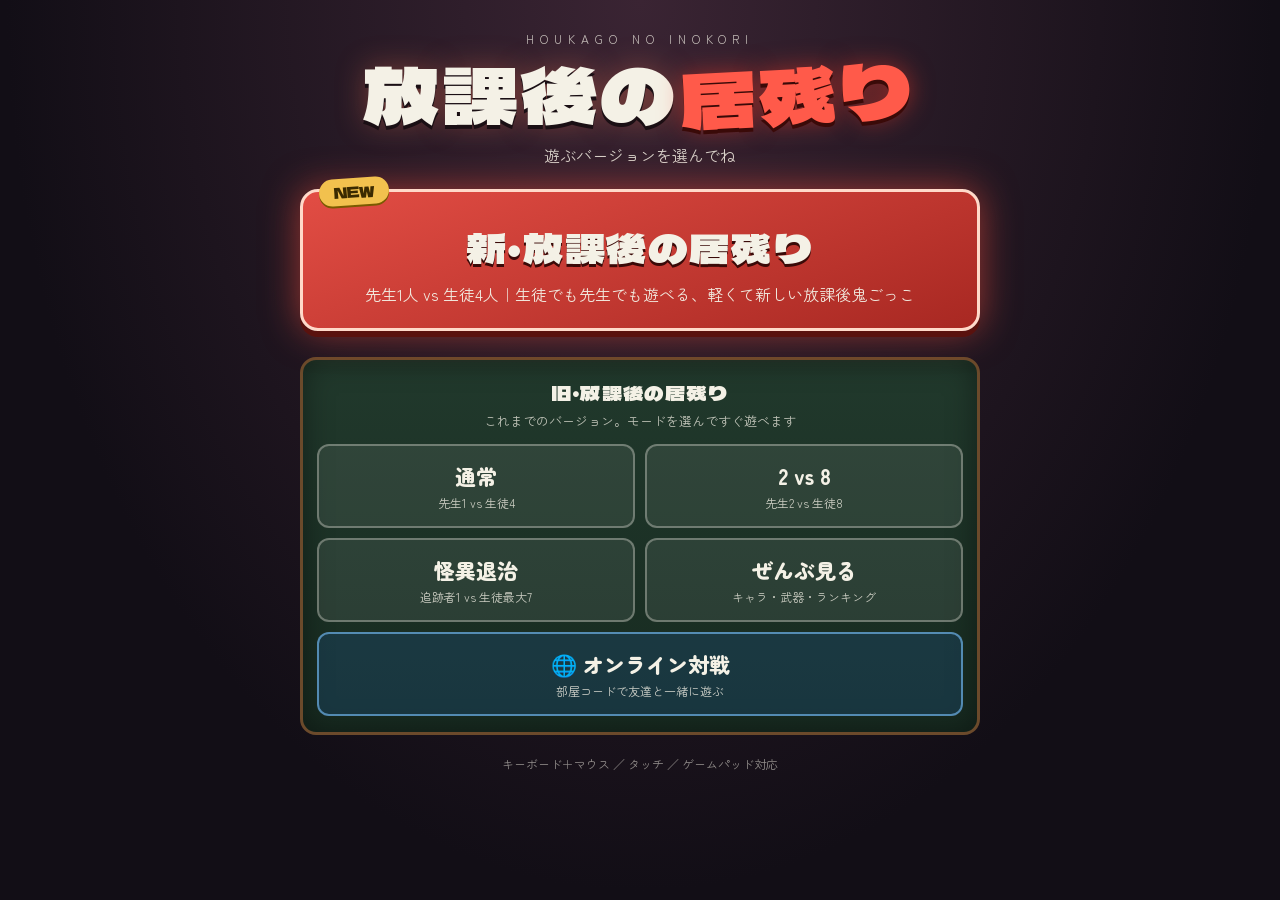
<file: index.html>
<!DOCTYPE html>
<html lang="ja">
<head>
<meta charset="utf-8">
<meta name="viewport" content="width=device-width,initial-scale=1,viewport-fit=cover">
<meta name="theme-color" content="#1b1420">
<title>放課後の居残り</title>
<link rel="preconnect" href="https://fonts.googleapis.com">
<link rel="preconnect" href="https://fonts.gstatic.com" crossorigin>
<link href="https://fonts.googleapis.com/css2?family=Dela+Gothic+One&family=Klee+One:wght@400;600&family=Zen+Maru+Gothic:wght@500;700;900&display=swap" rel="stylesheet">
<style>
/* 配色・フォントは新・放課後の居残り(new/index.html)のタイトル画面と同じ */
:root{color-scheme:dark;--chalk:#f4f1e6;--board:#21392c;--board2:#172a20;--red:#d8403a;--red2:#a82822;--sun:#ffb070;--gold:#f2c14e;--ui:"Zen Maru Gothic","Hiragino Maru Gothic ProN","Hiragino Kaku Gothic ProN","Yu Gothic","Meiryo","Noto Sans CJK JP",sans-serif;--head:"Dela Gothic One","Hiragino Kaku Gothic StdN","Yu Gothic","Meiryo","Noto Sans CJK JP",sans-serif}
*{box-sizing:border-box}
html,body{margin:0;min-height:100%;background:#120e16;color:var(--chalk);font-family:var(--ui);-webkit-tap-highlight-color:transparent}
body{min-height:100vh;background:radial-gradient(ellipse at 50% 0%,#3a2433,#120e16 70%);display:flex;justify-content:center;padding:max(16px,env(safe-area-inset-top)) 16px max(24px,env(safe-area-inset-bottom))}
.wrap{width:100%;max-width:680px;text-align:center}
.sub{letter-spacing:.5em;font-size:12px;opacity:.75;margin:14px 0 6px}
h1{font-family:var(--head);font-weight:400;font-size:clamp(40px,10vw,76px);margin:0;line-height:1.05;text-shadow:0 4px 0 #1a0f14,0 0 30px rgba(255,120,80,.35);letter-spacing:.04em}
h1 span{color:#ff5a4a;display:inline-block;transform:rotate(-3deg);text-shadow:0 4px 0 #3a0a08,0 0 24px rgba(255,60,40,.5)}
.tag{margin:10px 0 22px;font-size:clamp(13px,2.4vw,16px);opacity:.85}
a{color:inherit;text-decoration:none}
/* 新: いちばん目立つ大ボタン */
.hero{position:relative;display:block;padding:26px 20px 22px;border-radius:18px;background:linear-gradient(160deg,#e24d44,var(--red2));border:3px solid #ffd9c9;box-shadow:0 6px 0 #5a120e,0 0 36px rgba(255,80,60,.55);animation:pulse 2.2s ease-in-out infinite}
.hero:active{transform:translateY(4px);box-shadow:0 2px 0 #5a120e,0 0 24px rgba(255,80,60,.5)}
.hero .badge{position:absolute;top:-14px;left:16px;background:var(--gold);color:#3a2a00;font-family:var(--head);font-size:15px;padding:3px 14px;border-radius:99px;transform:rotate(-4deg);box-shadow:0 2px 0 #7a5a00}
.hero b{display:block;font-family:var(--head);font-weight:400;font-size:clamp(26px,6.4vw,40px);letter-spacing:.04em;text-shadow:0 3px 0 #3a0a08}
.hero small{display:block;margin-top:6px;font-size:clamp(13px,2.8vw,16px);opacity:.95}
@keyframes pulse{50%{box-shadow:0 6px 0 #5a120e,0 0 52px rgba(255,110,80,.85)}}
@media (prefers-reduced-motion:reduce){.hero{animation:none}}
/* 旧: 黒板パネルの中にモード選択 */
.old{margin-top:26px;padding:18px 14px 16px;border-radius:16px;background:linear-gradient(180deg,var(--board),var(--board2));border:3px solid #6b4a2b;box-shadow:inset 0 0 30px rgba(0,0,0,.4)}
.old h2{margin:0 0 4px;font-family:var(--head);font-weight:400;font-size:20px;letter-spacing:.06em}
.old p{margin:0 0 14px;font-size:13px;opacity:.75}
.grid{display:grid;grid-template-columns:1fr 1fr;gap:10px}
.m{display:flex;flex-direction:column;justify-content:center;min-height:84px;padding:12px 8px;border-radius:12px;background:#ffffff14;border:2px solid #f4f1e655;transition:background .15s}
.m:hover{background:#ffffff26}
.m:active{transform:translateY(2px);background:#ffffff33}
.m b{font-size:clamp(17px,4.4vw,21px);font-weight:900}
.m small{margin-top:3px;font-size:12px;opacity:.8}
.m.net{grid-column:1/-1;background:#1d4a6e66;border-color:#7cc4ff99}
.foot{margin:20px 0 4px;font-size:12px;opacity:.55}
@media (max-width:360px){.grid{grid-template-columns:1fr}}
</style>
</head>
<body>
<main class="wrap">
  <div class="sub">HOUKAGO NO INOKORI</div>
  <h1>放課後の<span>居残り</span></h1>
  <div class="tag">遊ぶバージョンを選んでね</div>

  <a class="hero" id="goNew" href="new/">
    <span class="badge">NEW</span>
    <b>新・放課後の居残り</b>
    <small>先生1人 vs 生徒4人｜生徒でも先生でも遊べる、軽くて新しい放課後鬼ごっこ</small>
  </a>

  <section class="old">
    <h2>旧・放課後の居残り</h2>
    <p>これまでのバージョン。モードを選んですぐ遊べます</p>
    <div class="grid">
      <a class="m" href="classic/?mode=classic"><b>通常</b><small>先生1 vs 生徒4</small></a>
      <a class="m" href="classic/?mode=classic2"><b>2 vs 8</b><small>先生2 vs 生徒8</small></a>
      <a class="m" href="classic/?mode=event"><b>怪異退治</b><small>追跡者1 vs 生徒最大7</small></a>
      <a class="m" href="classic/"><b>ぜんぶ見る</b><small>キャラ・武器・ランキング</small></a>
      <a class="m net" href="classic/?mode=online"><b>🌐 オンライン対戦</b><small>部屋コードで友達と一緒に遊ぶ</small></a>
    </div>
  </section>
  <div class="foot">キーボード＋マウス ／ タッチ ／ ゲームパッド対応</div>
</main>
<script>
/* 旧ゲームの招待URL(?r=コード)は今まで通りオンライン画面へ案内する */
(function(){
  try{
    var r=new URLSearchParams(location.search).get('r');
    if(r) location.replace('classic/?r='+encodeURIComponent(r));
  }catch(e){}
})();
</script>
</body>
</html>
</file>
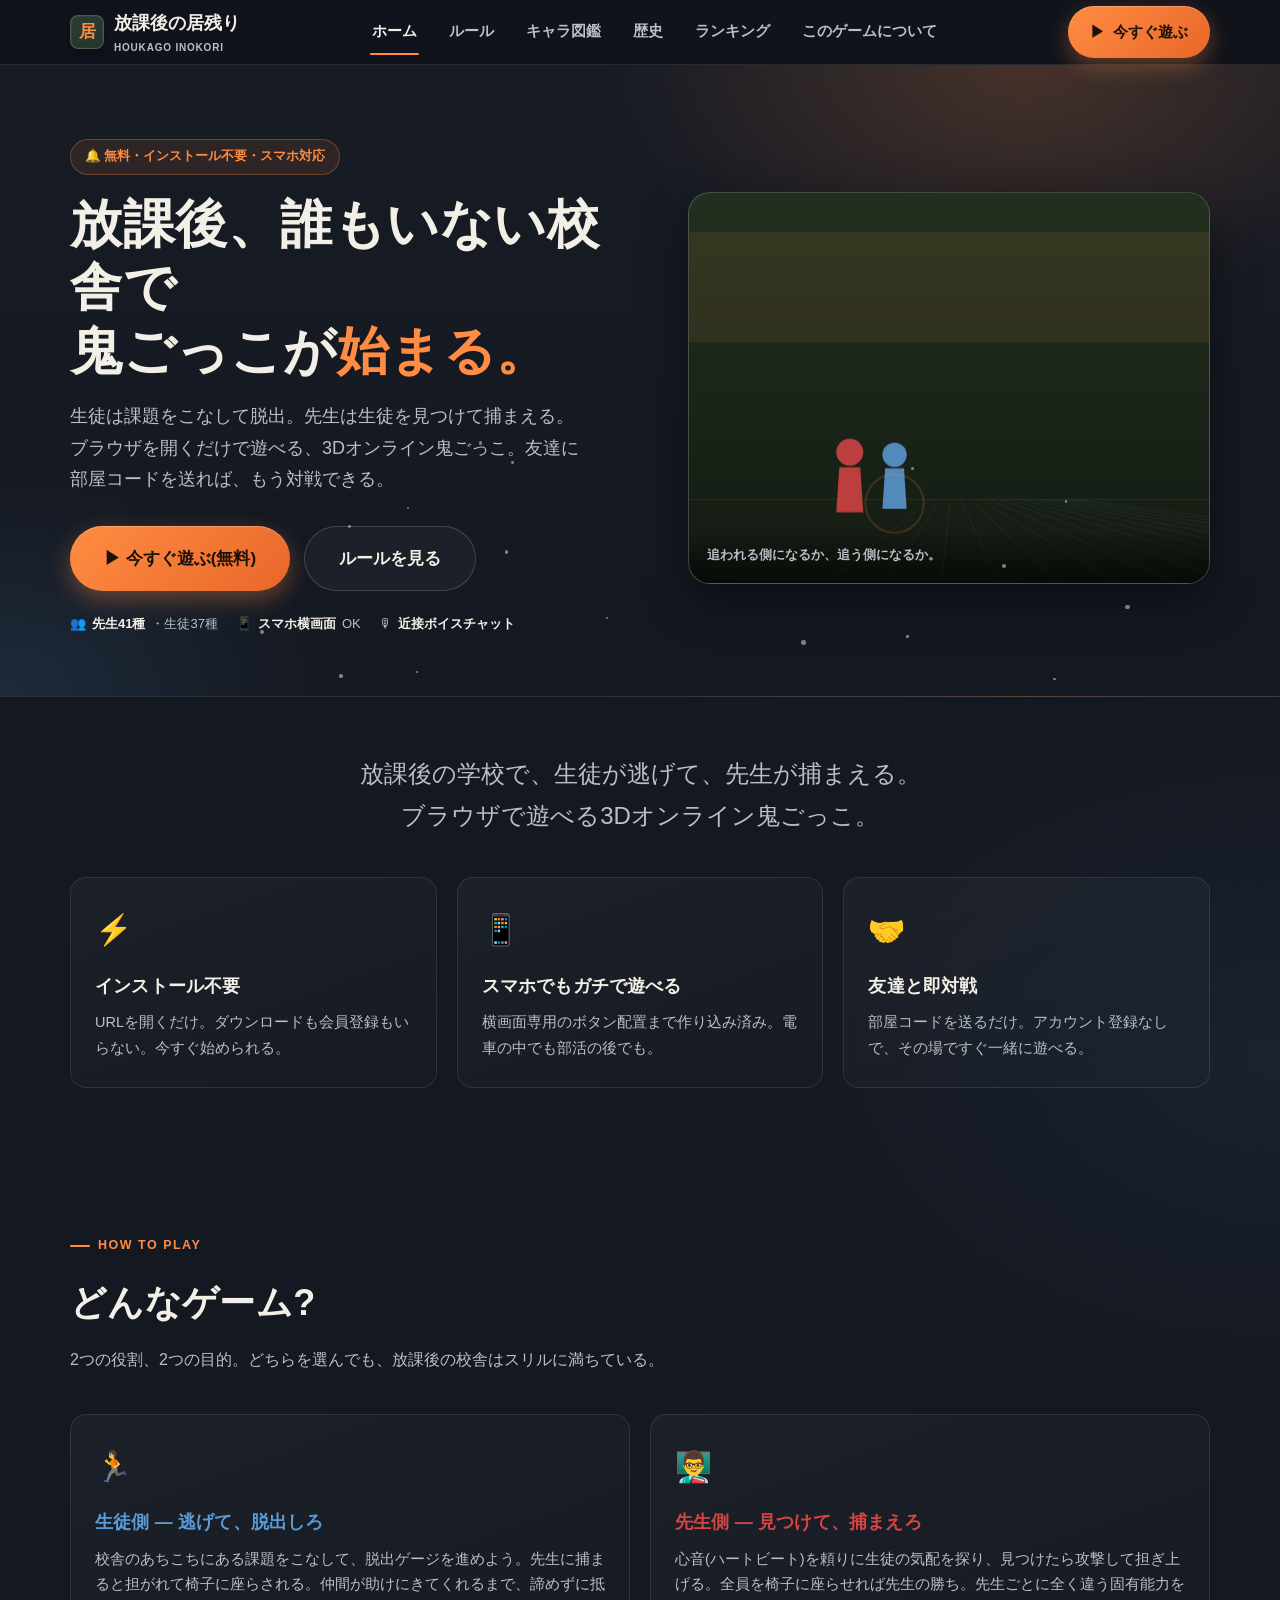
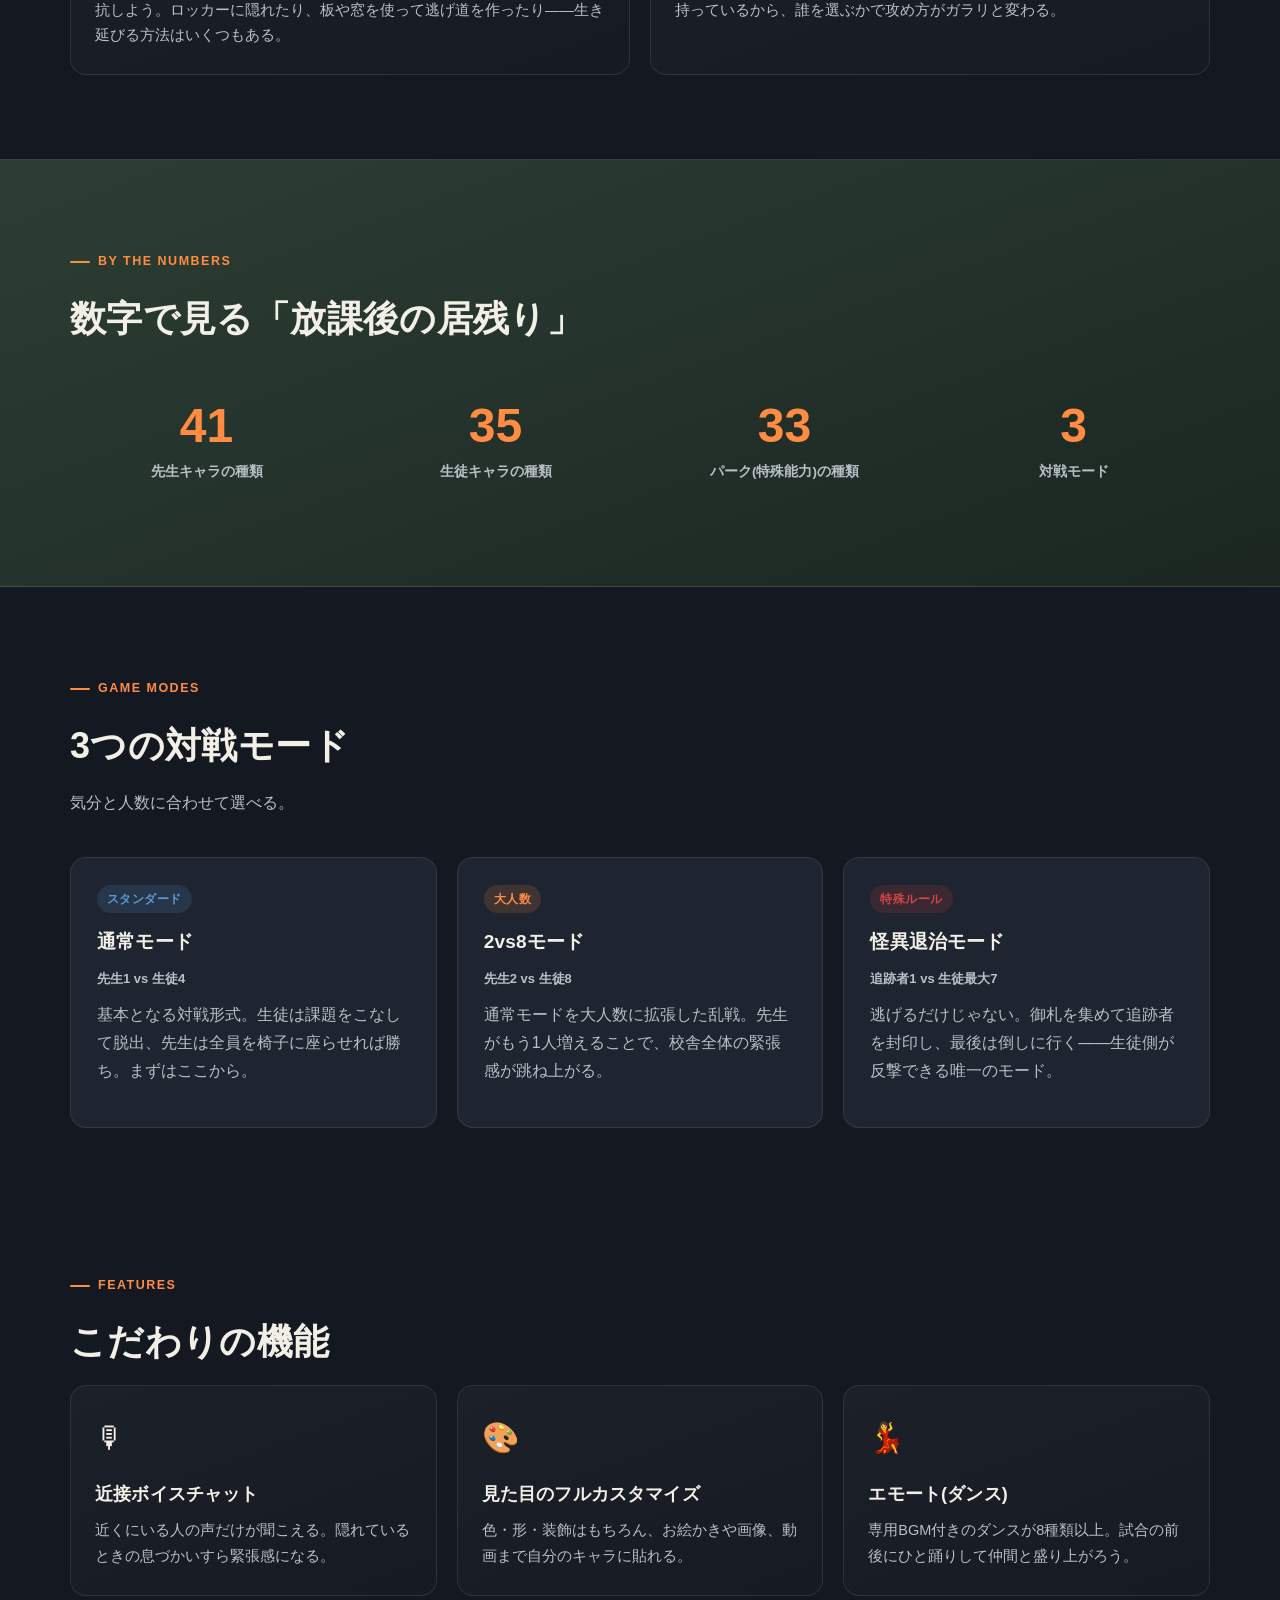
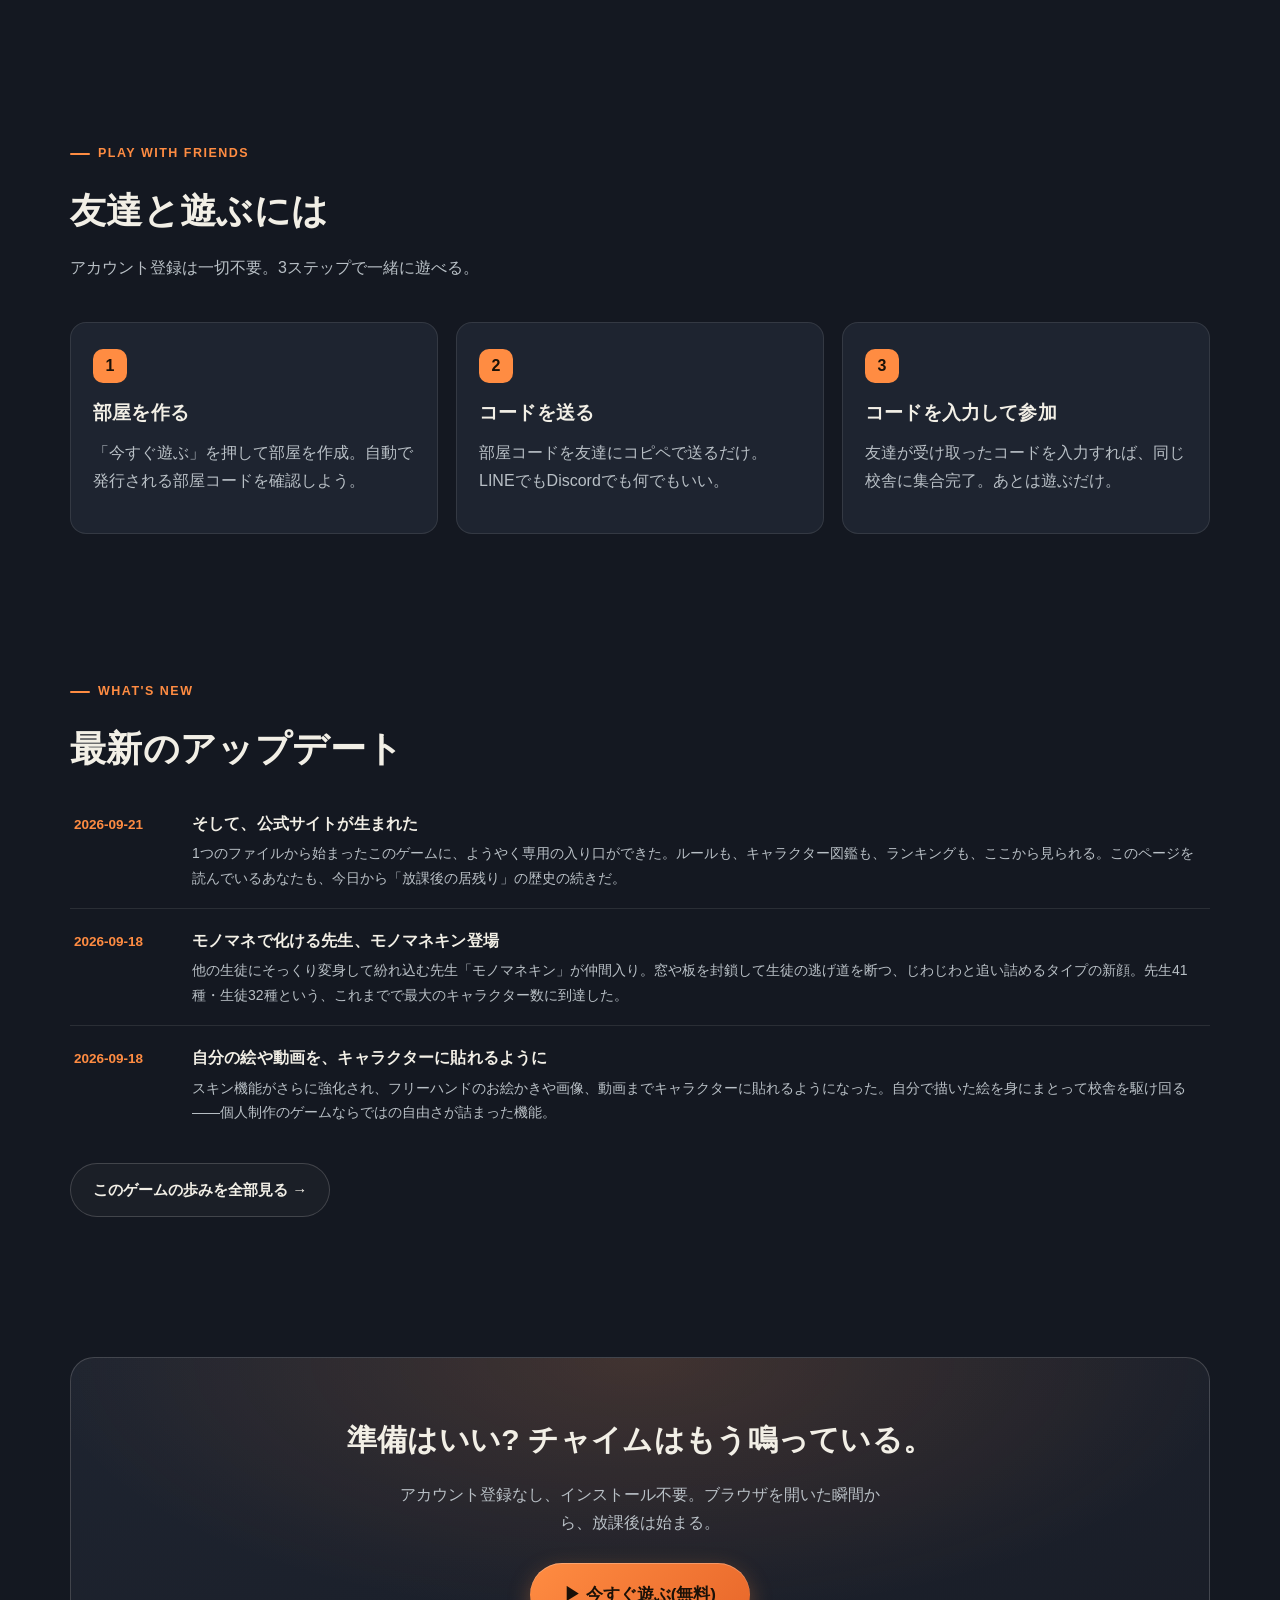
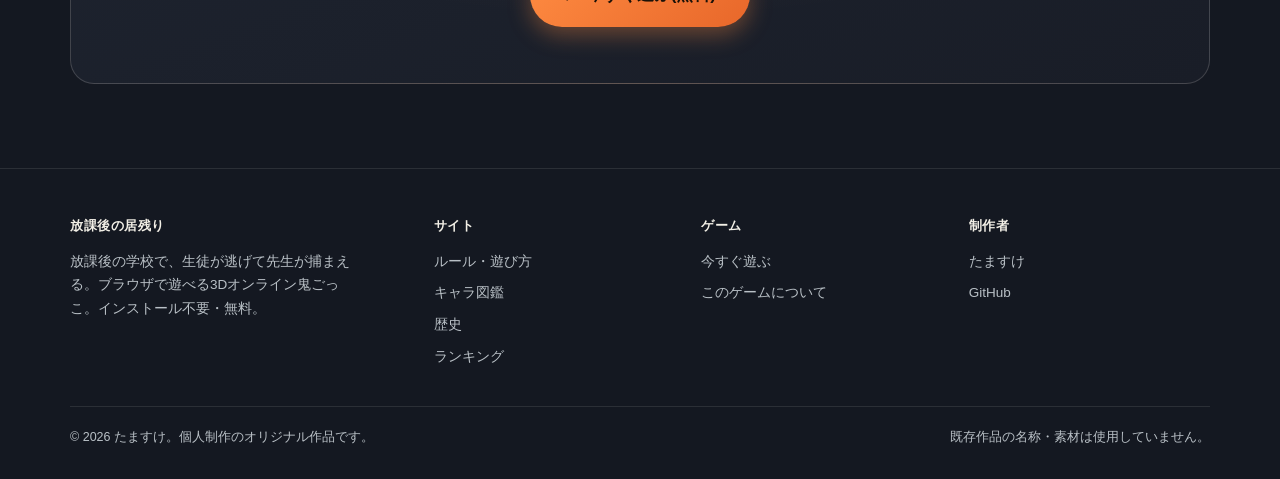
<file: site/index.html>
<!DOCTYPE html>
<html lang="ja">
<head>
<meta charset="UTF-8">
<meta name="viewport" content="width=device-width, initial-scale=1, viewport-fit=cover">
<title>放課後の居残り | ブラウザで遊べる3Dオンライン鬼ごっこ</title>
<meta name="description" content="放課後の学校で生徒が逃げて先生が捕まえる、ブラウザ3Dオンライン鬼ごっこ。インストール不要・無料・スマホ対応。先生41種・生徒37種から選べる。">
<meta property="og:title" content="放課後の居残り | ブラウザで遊べる3Dオンライン鬼ごっこ">
<meta property="og:description" content="放課後の学校で生徒が逃げて先生が捕まえる、ブラウザ3Dオンライン鬼ごっこ。インストール不要・無料・スマホ対応。">
<meta property="og:image" content="img/ogp.png">
<meta property="og:type" content="website">
<meta name="twitter:card" content="summary_large_image">
<link rel="icon" href="img/favicon.svg" type="image/svg+xml">
<link rel="icon" href="img/favicon.png" sizes="512x512">
<link rel="apple-touch-icon" href="img/favicon.png">
<link rel="stylesheet" href="css/style.css">
</head>
<body>
<div class="chalk-noise"></div>
<a class="skip-link" href="#main">本文へ</a>

<header class="site-header">
  <div class="container">
    <a class="brand" href="index.html"><span class="brand-mark">居</span><span>放課後の居残り<small>HOUKAGO INOKORI</small></span></a>
    <nav class="nav-links">
      <a href="index.html" class="active">ホーム</a>
      <a href="rules.html">ルール</a>
      <a href="characters.html">キャラ図鑑</a>
      <a href="history.html">歴史</a>
      <a href="ranking.html">ランキング</a>
      <a href="about.html">このゲームについて</a>
    </nav>
    <div class="header-actions">
      <a class="btn btn-primary" href="play/"><span>▶</span><span class="long">今すぐ遊ぶ</span></a>
      <button class="nav-toggle" aria-label="メニュー" aria-expanded="false">☰</button>
    </div>
  </div>
  <nav class="mobile-nav">
    <a href="index.html" class="active">ホーム</a>
    <a href="rules.html">ルール・遊び方</a>
    <a href="characters.html">キャラ図鑑</a>
    <a href="history.html">歴史</a>
    <a href="ranking.html">ランキング</a>
    <a href="about.html">このゲームについて</a>
  </nav>
</header>

<main id="main">

<!-- 1. ヒーロー -->
<section class="hero" data-chalk-dust>
  <div class="container hero-grid">
    <div>
      <div class="hero-badge">🔔 無料・インストール不要・スマホ対応</div>
      <h1>放課後、誰もいない校舎で<br>鬼ごっこが<span class="accent">始まる。</span></h1>
      <p class="hero-sub">生徒は課題をこなして脱出。先生は生徒を見つけて捕まえる。ブラウザを開くだけで遊べる、3Dオンライン鬼ごっこ。友達に部屋コードを送れば、もう対戦できる。</p>
      <div class="hero-cta">
        <a class="btn btn-primary btn-lg" href="play/">▶ 今すぐ遊ぶ(無料)</a>
        <a class="btn btn-outline btn-lg" href="rules.html">ルールを見る</a>
      </div>
      <div class="hero-meta">
        <span>👥 <b>先生41種</b>・生徒37種</span>
        <span>📱 <b>スマホ横画面</b>OK</span>
        <span>🎙 <b>近接ボイスチャット</b></span>
      </div>
    </div>
    <div class="hero-stage">
      <canvas id="hero-canvas" aria-hidden="true"></canvas>
      <div class="stage-caption">追われる側になるか、追う側になるか。</div>
    </div>
  </div>
</section>

<!-- 2. 一行説明 + 3. 3つの強み -->
<section class="tight">
  <div class="container">
    <p class="section-title center" style="max-width:720px;font-size:clamp(18px,2.6vw,24px)">放課後の学校で、生徒が逃げて、先生が捕まえる。<br>ブラウザで遊べる3Dオンライン鬼ごっこ。</p>
    <div class="grid-3" style="margin-top:40px">
      <div class="pill-card reveal"><span class="icon">⚡</span><h3>インストール不要</h3><p>URLを開くだけ。ダウンロードも会員登録もいらない。今すぐ始められる。</p></div>
      <div class="pill-card reveal reveal-delay-1"><span class="icon">📱</span><h3>スマホでもガチで遊べる</h3><p>横画面専用のボタン配置まで作り込み済み。電車の中でも部活の後でも。</p></div>
      <div class="pill-card reveal reveal-delay-2"><span class="icon">🤝</span><h3>友達と即対戦</h3><p>部屋コードを送るだけ。アカウント登録なしで、その場ですぐ一緒に遊べる。</p></div>
    </div>
  </div>
</section>

<!-- 4. どんなゲーム? -->
<section>
  <div class="container">
    <div class="eyebrow reveal">HOW TO PLAY</div>
    <h2 class="section-title reveal">どんなゲーム?</h2>
    <p class="section-lead reveal">2つの役割、2つの目的。どちらを選んでも、放課後の校舎はスリルに満ちている。</p>
    <div class="grid-2">
      <div class="pill-card reveal">
        <span class="icon">🏃</span>
        <h3 style="color:var(--blue)">生徒側 ― 逃げて、脱出しろ</h3>
        <p>校舎のあちこちにある課題をこなして、脱出ゲージを進めよう。先生に捕まると担がれて椅子に座らされる。仲間が助けにきてくれるまで、諦めずに抵抗しよう。ロッカーに隠れたり、板や窓を使って逃げ道を作ったり――生き延びる方法はいくつもある。</p>
      </div>
      <div class="pill-card reveal reveal-delay-1">
        <span class="icon">👨‍🏫</span>
        <h3 style="color:var(--red)">先生側 ― 見つけて、捕まえろ</h3>
        <p>心音(ハートビート)を頼りに生徒の気配を探り、見つけたら攻撃して担ぎ上げる。全員を椅子に座らせれば先生の勝ち。先生ごとに全く違う固有能力を持っているから、誰を選ぶかで攻め方がガラリと変わる。</p>
      </div>
    </div>
  </div>
</section>

<!-- 5. 数字で見る -->
<section class="stats-band">
  <div class="container">
    <div class="eyebrow reveal">BY THE NUMBERS</div>
    <h2 class="section-title reveal" style="margin-bottom:34px">数字で見る「放課後の居残り」</h2>
    <div class="stats-grid">
      <div class="stat-item reveal"><div class="stat-num">41</div><div class="stat-label">先生キャラの種類</div></div>
      <div class="stat-item reveal reveal-delay-1"><div class="stat-num">35</div><div class="stat-label">生徒キャラの種類</div></div>
      <div class="stat-item reveal reveal-delay-2"><div class="stat-num">33</div><div class="stat-label">パーク(特殊能力)の種類</div></div>
      <div class="stat-item reveal reveal-delay-3"><div class="stat-num">3</div><div class="stat-label">対戦モード</div></div>
    </div>
  </div>
</section>

<!-- 6. モード紹介 -->
<section>
  <div class="container">
    <div class="eyebrow reveal">GAME MODES</div>
    <h2 class="section-title reveal">3つの対戦モード</h2>
    <p class="section-lead reveal">気分と人数に合わせて選べる。</p>
    <div class="grid-3">
      <div class="mode-card mode-classic reveal">
        <span class="tag">スタンダード</span>
        <h3>通常モード</h3>
        <div class="vs">先生1 vs 生徒4</div>
        <p>基本となる対戦形式。生徒は課題をこなして脱出、先生は全員を椅子に座らせれば勝ち。まずはここから。</p>
      </div>
      <div class="mode-card mode-2v8 reveal reveal-delay-1">
        <span class="tag">大人数</span>
        <h3>2vs8モード</h3>
        <div class="vs">先生2 vs 生徒8</div>
        <p>通常モードを大人数に拡張した乱戦。先生がもう1人増えることで、校舎全体の緊張感が跳ね上がる。</p>
      </div>
      <div class="mode-card mode-event reveal reveal-delay-2">
        <span class="tag">特殊ルール</span>
        <h3>怪異退治モード</h3>
        <div class="vs">追跡者1 vs 生徒最大7</div>
        <p>逃げるだけじゃない。御札を集めて追跡者を封印し、最後は倒しに行く――生徒側が反撃できる唯一のモード。</p>
      </div>
    </div>
  </div>
</section>

<!-- 7. こだわりの機能 -->
<section class="tight">
  <div class="container">
    <div class="eyebrow reveal">FEATURES</div>
    <h2 class="section-title reveal">こだわりの機能</h2>
    <div class="grid-3">
      <div class="pill-card reveal"><span class="icon">🎙</span><h3>近接ボイスチャット</h3><p>近くにいる人の声だけが聞こえる。隠れているときの息づかいすら緊張感になる。</p></div>
      <div class="pill-card reveal reveal-delay-1"><span class="icon">🎨</span><h3>見た目のフルカスタマイズ</h3><p>色・形・装飾はもちろん、お絵かきや画像、動画まで自分のキャラに貼れる。</p></div>
      <div class="pill-card reveal reveal-delay-2"><span class="icon">💃</span><h3>エモート(ダンス)</h3><p>専用BGM付きのダンスが8種類以上。試合の前後にひと踊りして仲間と盛り上がろう。</p></div>
    </div>
  </div>
</section>

<!-- 8. 友達と遊ぶには -->
<section>
  <div class="container">
    <div class="eyebrow reveal">PLAY WITH FRIENDS</div>
    <h2 class="section-title reveal">友達と遊ぶには</h2>
    <p class="section-lead reveal">アカウント登録は一切不要。3ステップで一緒に遊べる。</p>
    <div class="steps">
      <div class="step-card reveal"><h3>部屋を作る</h3><p>「今すぐ遊ぶ」を押して部屋を作成。自動で発行される部屋コードを確認しよう。</p></div>
      <div class="step-card reveal reveal-delay-1"><h3>コードを送る</h3><p>部屋コードを友達にコピペで送るだけ。LINEでもDiscordでも何でもいい。</p></div>
      <div class="step-card reveal reveal-delay-2"><h3>コードを入力して参加</h3><p>友達が受け取ったコードを入力すれば、同じ校舎に集合完了。あとは遊ぶだけ。</p></div>
    </div>
  </div>
</section>

<!-- 9. 最新の更新(歴史ページから最新3件) -->
<section class="tight">
  <div class="container">
    <div class="eyebrow reveal">WHAT'S NEW</div>
    <h2 class="section-title reveal">最新のアップデート</h2>
    <div id="latest-updates" class="reveal"></div>
    <div style="margin-top:20px"><a class="btn btn-outline" href="history.html">このゲームの歩みを全部見る →</a></div>
  </div>
</section>

<!-- 10. もう一度CTA -->
<section>
  <div class="container">
    <div class="cta-band reveal">
      <h2>準備はいい? チャイムはもう鳴っている。</h2>
      <p class="text-dim" style="max-width:480px;margin:10px auto 26px">アカウント登録なし、インストール不要。ブラウザを開いた瞬間から、放課後は始まる。</p>
      <a class="btn btn-primary btn-lg" href="play/">▶ 今すぐ遊ぶ(無料)</a>
    </div>
  </div>
</section>

</main>

<footer class="site-footer">
  <div class="container">
    <div class="footer-grid">
      <div>
        <h5>放課後の居残り</h5>
        <p class="text-dim" style="max-width:280px">放課後の学校で、生徒が逃げて先生が捕まえる。ブラウザで遊べる3Dオンライン鬼ごっこ。インストール不要・無料。</p>
      </div>
      <div><h5>サイト</h5><ul>
        <li><a href="rules.html">ルール・遊び方</a></li>
        <li><a href="characters.html">キャラ図鑑</a></li>
        <li><a href="history.html">歴史</a></li>
        <li><a href="ranking.html">ランキング</a></li>
      </ul></div>
      <div><h5>ゲーム</h5><ul>
        <li><a href="play/">今すぐ遊ぶ</a></li>
        <li><a href="about.html">このゲームについて</a></li>
      </ul></div>
      <div><h5>制作者</h5><ul>
        <li><span class="text-dim">たますけ</span></li>
        <li><a href="https://github.com/tanakatakeshi811-spec/houkago-inokori" target="_blank" rel="noopener">GitHub</a></li>
      </ul></div>
    </div>
    <div class="footer-bottom">
      <span>© <span data-year></span> たますけ。個人制作のオリジナル作品です。</span>
      <span>既存作品の名称・素材は使用していません。</span>
    </div>
  </div>
</footer>

<script src="js/history-data.js"></script>
<script>
  (function () {
    var host = document.getElementById("latest-updates");
    if (!host || typeof HISTORY === "undefined") return;
    var latest = HISTORY.slice(-3).reverse();
    host.innerHTML = latest.map(function (h) {
      return '<div class="update-row"><div class="update-date">' + h.date + '</div>' +
        '<div class="update-body"><h4>' + h.title + '</h4><p>' + h.body + '</p></div></div>';
    }).join("");
  })();
</script>
<script src="js/hero-canvas.js"></script>
<script src="js/common.js"></script>
</body>
</html>
</file>
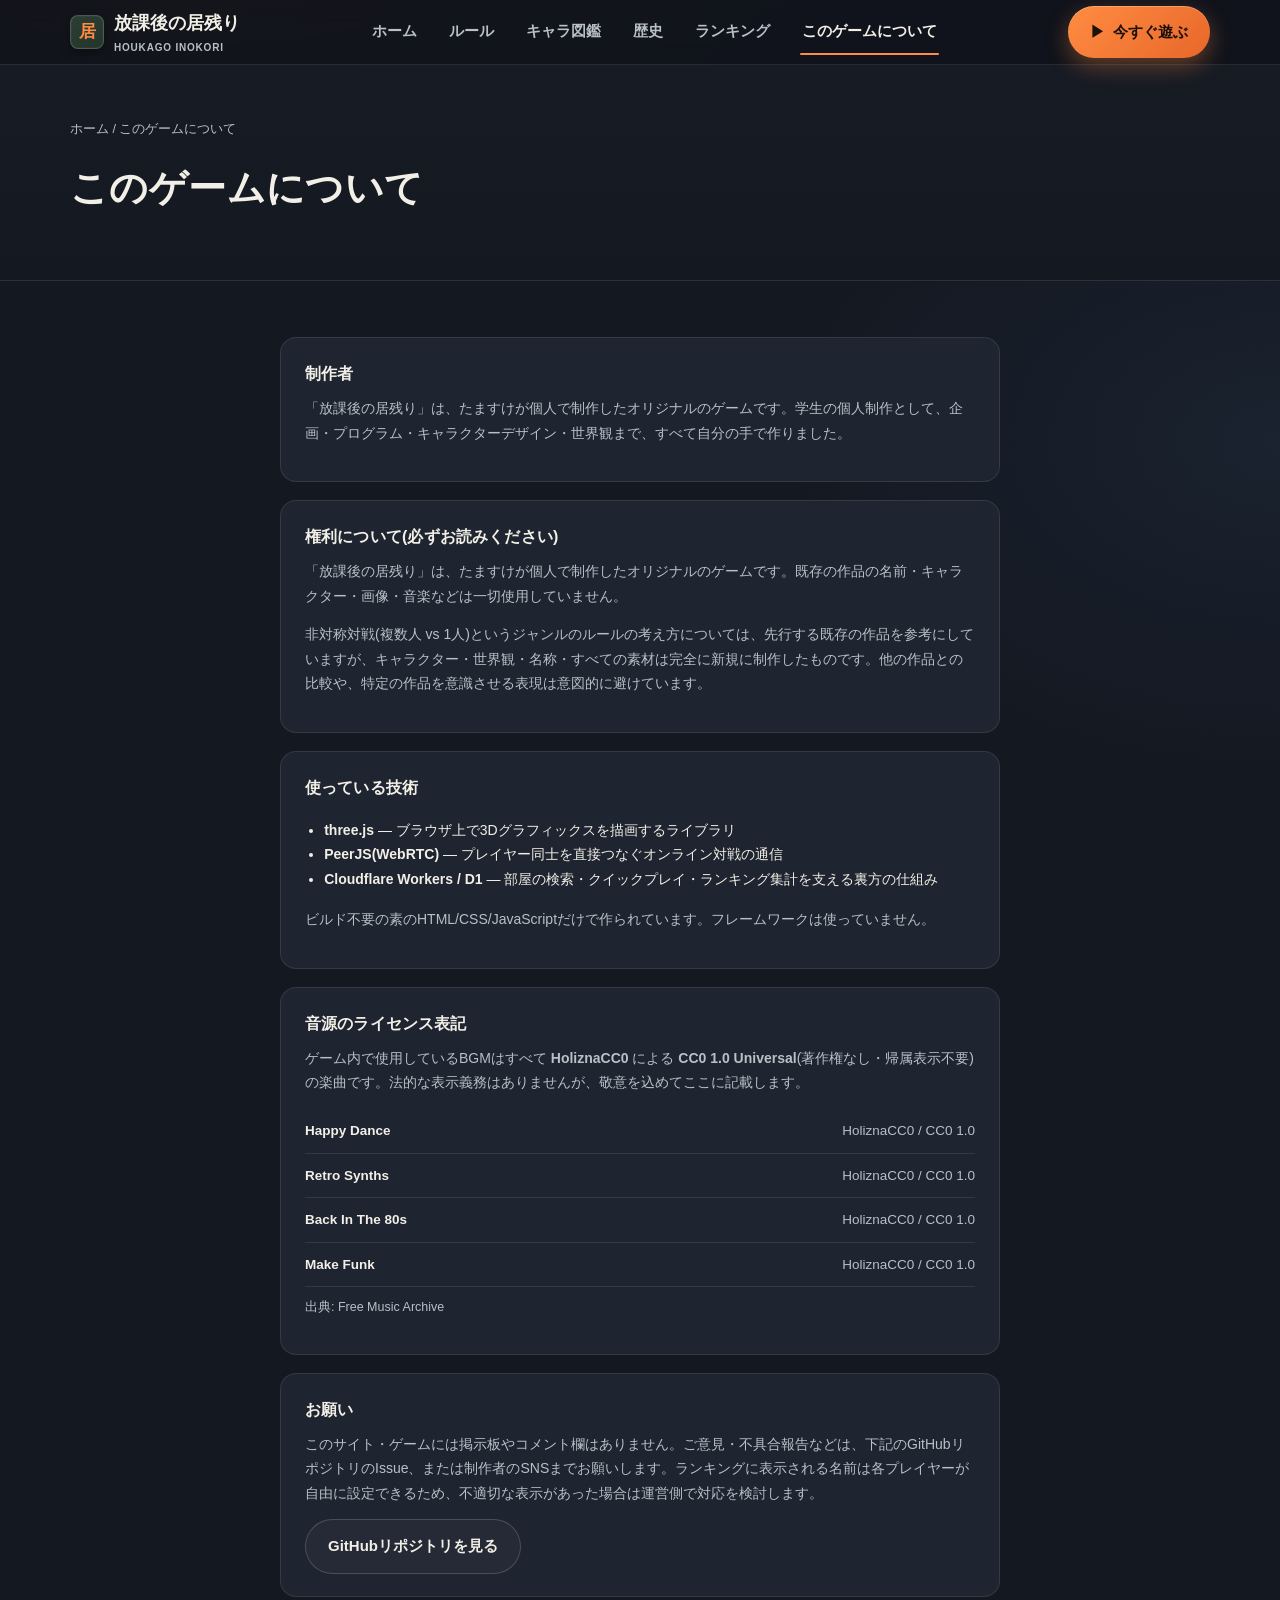
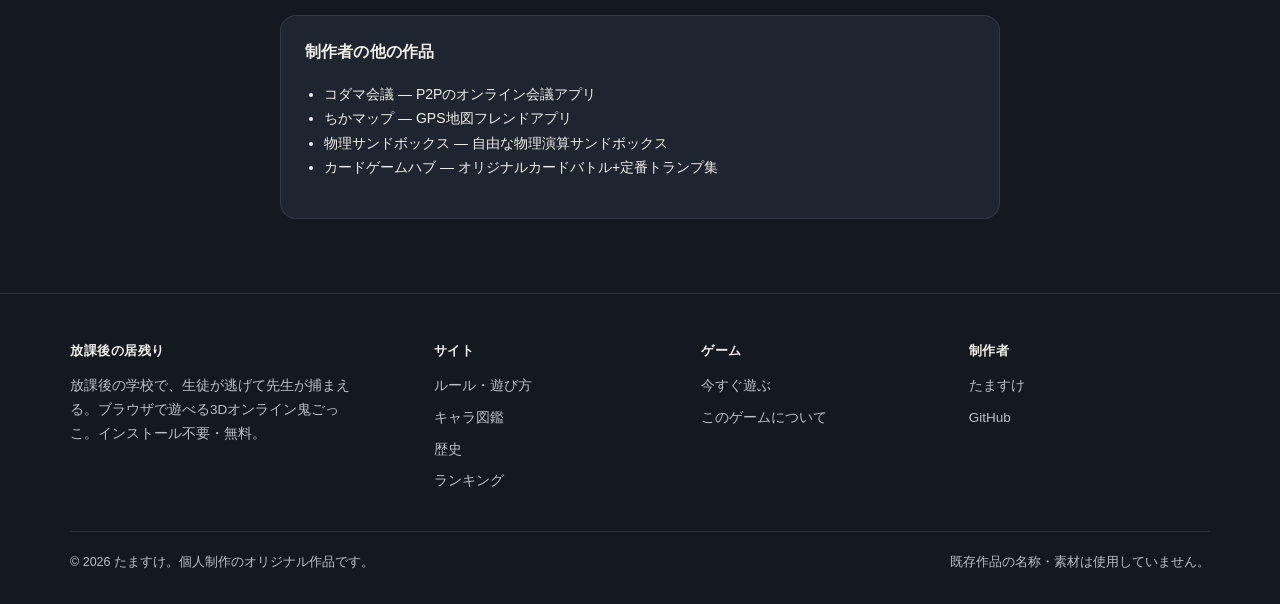
<file: site/about.html>
<!DOCTYPE html>
<html lang="ja">
<head>
<meta charset="UTF-8">
<meta name="viewport" content="width=device-width, initial-scale=1, viewport-fit=cover">
<title>このゲームについて | 放課後の居残り</title>
<meta name="description" content="「放課後の居残り」の制作者情報・使用技術・権利表記。既存作品の名称・素材は一切使用していません。">
<meta property="og:title" content="このゲームについて | 放課後の居残り">
<meta property="og:image" content="img/ogp.png">
<link rel="icon" href="img/favicon.svg" type="image/svg+xml">
<link rel="icon" href="img/favicon.png" sizes="512x512">
<link rel="apple-touch-icon" href="img/favicon.png">
<link rel="stylesheet" href="css/style.css">
</head>
<body>
<div class="chalk-noise"></div>
<a class="skip-link" href="#main">本文へ</a>

<header class="site-header">
  <div class="container">
    <a class="brand" href="index.html"><span class="brand-mark">居</span><span>放課後の居残り<small>HOUKAGO INOKORI</small></span></a>
    <nav class="nav-links">
      <a href="index.html">ホーム</a>
      <a href="rules.html">ルール</a>
      <a href="characters.html">キャラ図鑑</a>
      <a href="history.html">歴史</a>
      <a href="ranking.html">ランキング</a>
      <a href="about.html" class="active">このゲームについて</a>
    </nav>
    <div class="header-actions">
      <a class="btn btn-primary" href="play/"><span>▶</span><span class="long">今すぐ遊ぶ</span></a>
      <button class="nav-toggle" aria-label="メニュー" aria-expanded="false">☰</button>
    </div>
  </div>
  <nav class="mobile-nav">
    <a href="index.html">ホーム</a>
    <a href="rules.html">ルール・遊び方</a>
    <a href="characters.html">キャラ図鑑</a>
    <a href="history.html">歴史</a>
    <a href="ranking.html">ランキング</a>
    <a href="about.html" class="active">このゲームについて</a>
  </nav>
</header>

<main id="main">

<section class="page-hero">
  <div class="container">
    <div class="breadcrumb"><a href="index.html">ホーム</a> / このゲームについて</div>
    <h1>このゲームについて</h1>
  </div>
</section>

<section class="tight">
  <div class="container" style="max-width:760px">

    <div class="legal-box reveal">
      <h3>制作者</h3>
      <p>「放課後の居残り」は、たますけが個人で制作したオリジナルのゲームです。学生の個人制作として、企画・プログラム・キャラクターデザイン・世界観まで、すべて自分の手で作りました。</p>
    </div>

    <div class="legal-box reveal reveal-delay-1">
      <h3>権利について(必ずお読みください)</h3>
      <p>「放課後の居残り」は、たますけが個人で制作したオリジナルのゲームです。既存の作品の名前・キャラクター・画像・音楽などは一切使用していません。</p>
      <p>非対称対戦(複数人 vs 1人)というジャンルのルールの考え方については、先行する既存の作品を参考にしていますが、キャラクター・世界観・名称・すべての素材は完全に新規に制作したものです。他の作品との比較や、特定の作品を意識させる表現は意図的に避けています。</p>
    </div>

    <div class="legal-box reveal reveal-delay-2">
      <h3>使っている技術</h3>
      <ul>
        <li><b>three.js</b> ― ブラウザ上で3Dグラフィックスを描画するライブラリ</li>
        <li><b>PeerJS(WebRTC)</b> ― プレイヤー同士を直接つなぐオンライン対戦の通信</li>
        <li><b>Cloudflare Workers / D1</b> ― 部屋の検索・クイックプレイ・ランキング集計を支える裏方の仕組み</li>
      </ul>
      <p>ビルド不要の素のHTML/CSS/JavaScriptだけで作られています。フレームワークは使っていません。</p>
    </div>

    <div class="legal-box reveal reveal-delay-3">
      <h3>音源のライセンス表記</h3>
      <p>ゲーム内で使用しているBGMはすべて <b>HoliznaCC0</b> による <b>CC0 1.0 Universal</b>(著作権なし・帰属表示不要)の楽曲です。法的な表示義務はありませんが、敬意を込めてここに記載します。</p>
      <div class="credit-row"><span>Happy Dance</span><span>HoliznaCC0 / CC0 1.0</span></div>
      <div class="credit-row"><span>Retro Synths</span><span>HoliznaCC0 / CC0 1.0</span></div>
      <div class="credit-row"><span>Back In The 80s</span><span>HoliznaCC0 / CC0 1.0</span></div>
      <div class="credit-row"><span>Make Funk</span><span>HoliznaCC0 / CC0 1.0</span></div>
      <p style="margin-top:10px;font-size:12.5px">出典: Free Music Archive</p>
    </div>

    <div class="legal-box reveal">
      <h3>お願い</h3>
      <p>このサイト・ゲームには掲示板やコメント欄はありません。ご意見・不具合報告などは、下記のGitHubリポジトリのIssue、または制作者のSNSまでお願いします。ランキングに表示される名前は各プレイヤーが自由に設定できるため、不適切な表示があった場合は運営側で対応を検討します。</p>
      <div style="margin-top:14px">
        <a class="btn btn-outline" href="https://github.com/tanakatakeshi811-spec/houkago-inokori" target="_blank" rel="noopener">GitHubリポジトリを見る</a>
      </div>
    </div>

    <div class="legal-box reveal">
      <h3>制作者の他の作品</h3>
      <ul>
        <li>コダマ会議 ― P2Pのオンライン会議アプリ</li>
        <li>ちかマップ ― GPS地図フレンドアプリ</li>
        <li>物理サンドボックス ― 自由な物理演算サンドボックス</li>
        <li>カードゲームハブ ― オリジナルカードバトル+定番トランプ集</li>
      </ul>
    </div>

  </div>
</section>

</main>

<footer class="site-footer">
  <div class="container">
    <div class="footer-grid">
      <div>
        <h5>放課後の居残り</h5>
        <p class="text-dim" style="max-width:280px">放課後の学校で、生徒が逃げて先生が捕まえる。ブラウザで遊べる3Dオンライン鬼ごっこ。インストール不要・無料。</p>
      </div>
      <div><h5>サイト</h5><ul>
        <li><a href="rules.html">ルール・遊び方</a></li>
        <li><a href="characters.html">キャラ図鑑</a></li>
        <li><a href="history.html">歴史</a></li>
        <li><a href="ranking.html">ランキング</a></li>
      </ul></div>
      <div><h5>ゲーム</h5><ul>
        <li><a href="play/">今すぐ遊ぶ</a></li>
        <li><a href="about.html">このゲームについて</a></li>
      </ul></div>
      <div><h5>制作者</h5><ul>
        <li><span class="text-dim">たますけ</span></li>
        <li><a href="https://github.com/tanakatakeshi811-spec/houkago-inokori" target="_blank" rel="noopener">GitHub</a></li>
      </ul></div>
    </div>
    <div class="footer-bottom">
      <span>© <span data-year></span> たますけ。個人制作のオリジナル作品です。</span>
      <span>既存作品の名称・素材は使用していません。</span>
    </div>
  </div>
</footer>

<script src="js/common.js"></script>
</body>
</html>
</file>
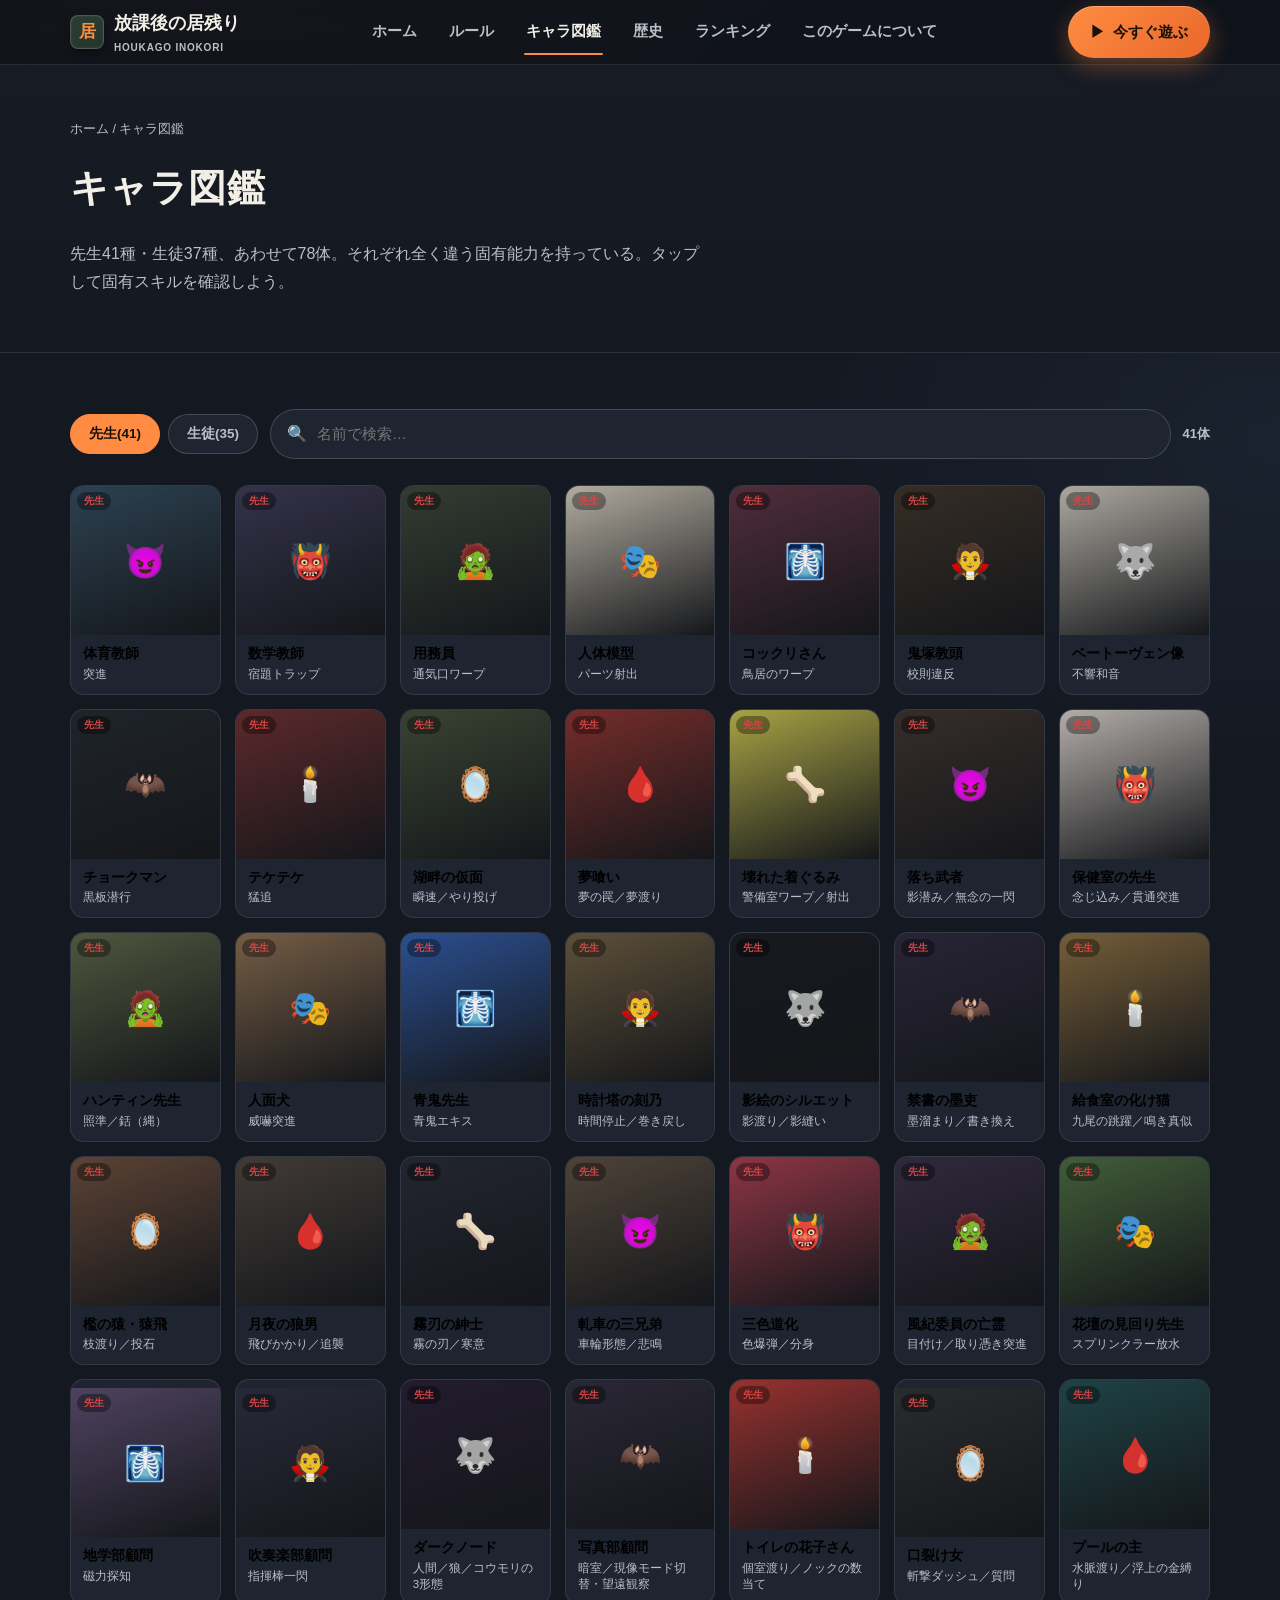
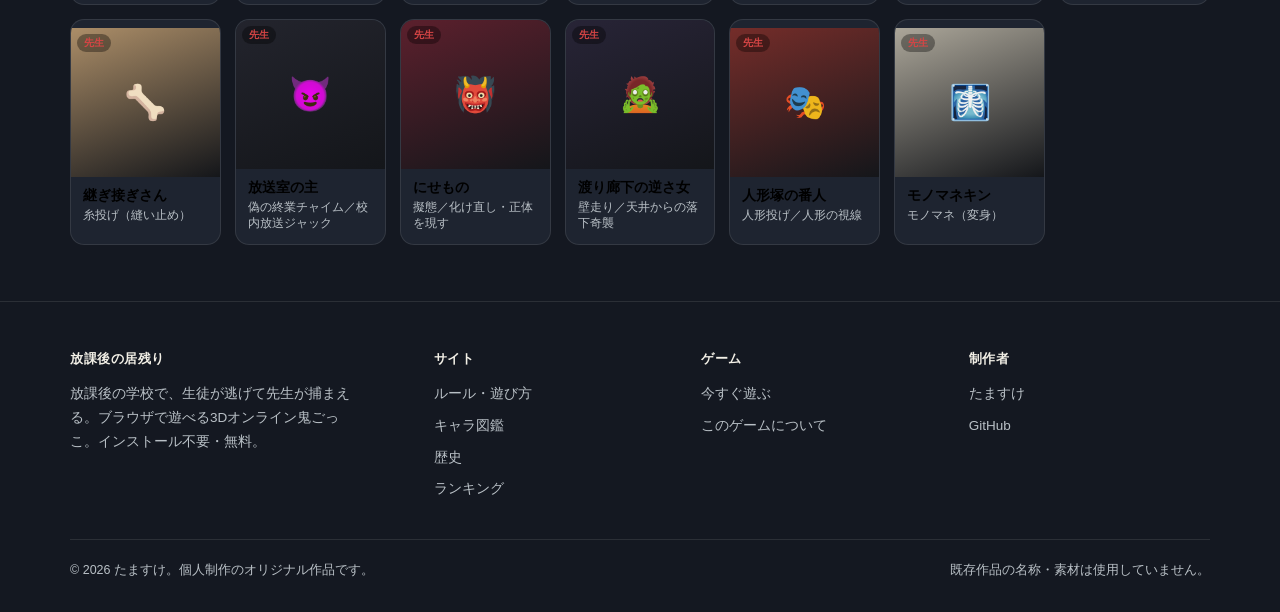
<file: site/characters.html>
<!DOCTYPE html>
<html lang="ja">
<head>
<meta charset="UTF-8">
<meta name="viewport" content="width=device-width, initial-scale=1, viewport-fit=cover">
<title>キャラ図鑑 | 放課後の居残り</title>
<meta name="description" content="「放課後の居残り」の先生41種・生徒37種、全キャラクターの固有能力を紹介するキャラ図鑑。">
<meta property="og:title" content="キャラ図鑑 | 放課後の居残り">
<meta property="og:image" content="img/ogp.png">
<link rel="icon" href="img/favicon.svg" type="image/svg+xml">
<link rel="icon" href="img/favicon.png" sizes="512x512">
<link rel="apple-touch-icon" href="img/favicon.png">
<link rel="stylesheet" href="css/style.css">
</head>
<body>
<div class="chalk-noise"></div>
<a class="skip-link" href="#main">本文へ</a>

<header class="site-header">
  <div class="container">
    <a class="brand" href="index.html"><span class="brand-mark">居</span><span>放課後の居残り<small>HOUKAGO INOKORI</small></span></a>
    <nav class="nav-links">
      <a href="index.html">ホーム</a>
      <a href="rules.html">ルール</a>
      <a href="characters.html" class="active">キャラ図鑑</a>
      <a href="history.html">歴史</a>
      <a href="ranking.html">ランキング</a>
      <a href="about.html">このゲームについて</a>
    </nav>
    <div class="header-actions">
      <a class="btn btn-primary" href="play/"><span>▶</span><span class="long">今すぐ遊ぶ</span></a>
      <button class="nav-toggle" aria-label="メニュー" aria-expanded="false">☰</button>
    </div>
  </div>
  <nav class="mobile-nav">
    <a href="index.html">ホーム</a>
    <a href="rules.html">ルール・遊び方</a>
    <a href="characters.html" class="active">キャラ図鑑</a>
    <a href="history.html">歴史</a>
    <a href="ranking.html">ランキング</a>
    <a href="about.html">このゲームについて</a>
  </nav>
</header>

<main id="main">

<section class="page-hero">
  <div class="container">
    <div class="breadcrumb"><a href="index.html">ホーム</a> / キャラ図鑑</div>
    <h1>キャラ図鑑</h1>
    <p class="text-dim" style="max-width:640px;margin-top:10px">先生41種・生徒37種、あわせて78体。それぞれ全く違う固有能力を持っている。タップして固有スキルを確認しよう。</p>
  </div>
</section>

<section class="tight">
  <div class="container">
    <div class="char-toolbar reveal">
      <div class="tabbar">
        <button class="tab-btn active" data-side="teacher">先生(41)</button>
        <button class="tab-btn" data-side="student">生徒(35)</button>
      </div>
      <div class="search-box">
        <span>🔍</span>
        <input type="text" id="char-search" placeholder="名前で検索…" aria-label="キャラクターを名前で検索">
      </div>
      <div class="char-count" id="char-count">41体</div>
    </div>

    <div class="char-grid" id="char-grid"></div>
    <div class="char-empty" id="char-empty" style="display:none">見つかりませんでした。検索語を変えてみてください。</div>
  </div>
</section>

</main>

<div class="modal-overlay" id="char-modal">
  <div class="modal-card" id="char-modal-body"></div>
</div>

<footer class="site-footer">
  <div class="container">
    <div class="footer-grid">
      <div>
        <h5>放課後の居残り</h5>
        <p class="text-dim" style="max-width:280px">放課後の学校で、生徒が逃げて先生が捕まえる。ブラウザで遊べる3Dオンライン鬼ごっこ。インストール不要・無料。</p>
      </div>
      <div><h5>サイト</h5><ul>
        <li><a href="rules.html">ルール・遊び方</a></li>
        <li><a href="characters.html">キャラ図鑑</a></li>
        <li><a href="history.html">歴史</a></li>
        <li><a href="ranking.html">ランキング</a></li>
      </ul></div>
      <div><h5>ゲーム</h5><ul>
        <li><a href="play/">今すぐ遊ぶ</a></li>
        <li><a href="about.html">このゲームについて</a></li>
      </ul></div>
      <div><h5>制作者</h5><ul>
        <li><span class="text-dim">たますけ</span></li>
        <li><a href="https://github.com/tanakatakeshi811-spec/houkago-inokori" target="_blank" rel="noopener">GitHub</a></li>
      </ul></div>
    </div>
    <div class="footer-bottom">
      <span>© <span data-year></span> たますけ。個人制作のオリジナル作品です。</span>
      <span>既存作品の名称・素材は使用していません。</span>
    </div>
  </div>
</footer>

<script src="js/characters-data.js"></script>
<script src="js/characters.js"></script>
<script src="js/common.js"></script>
</body>
</html>
</file>
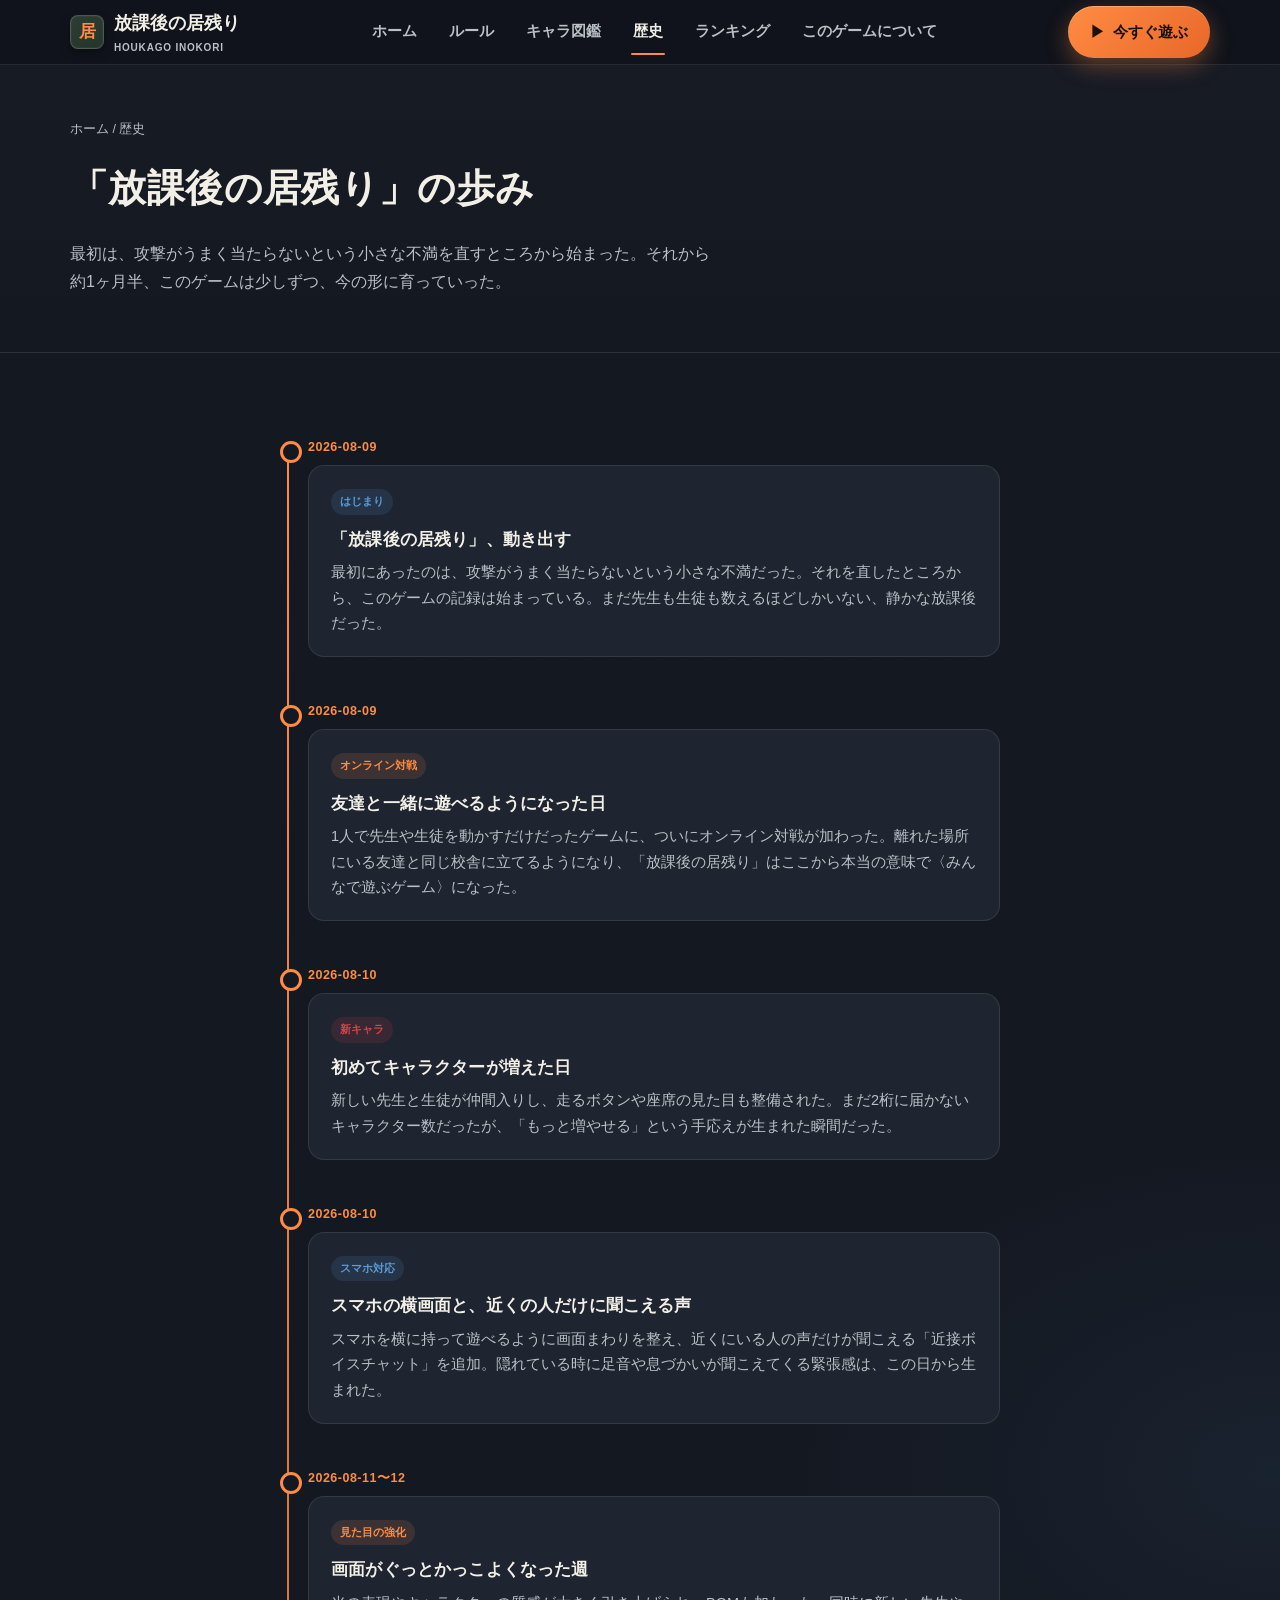
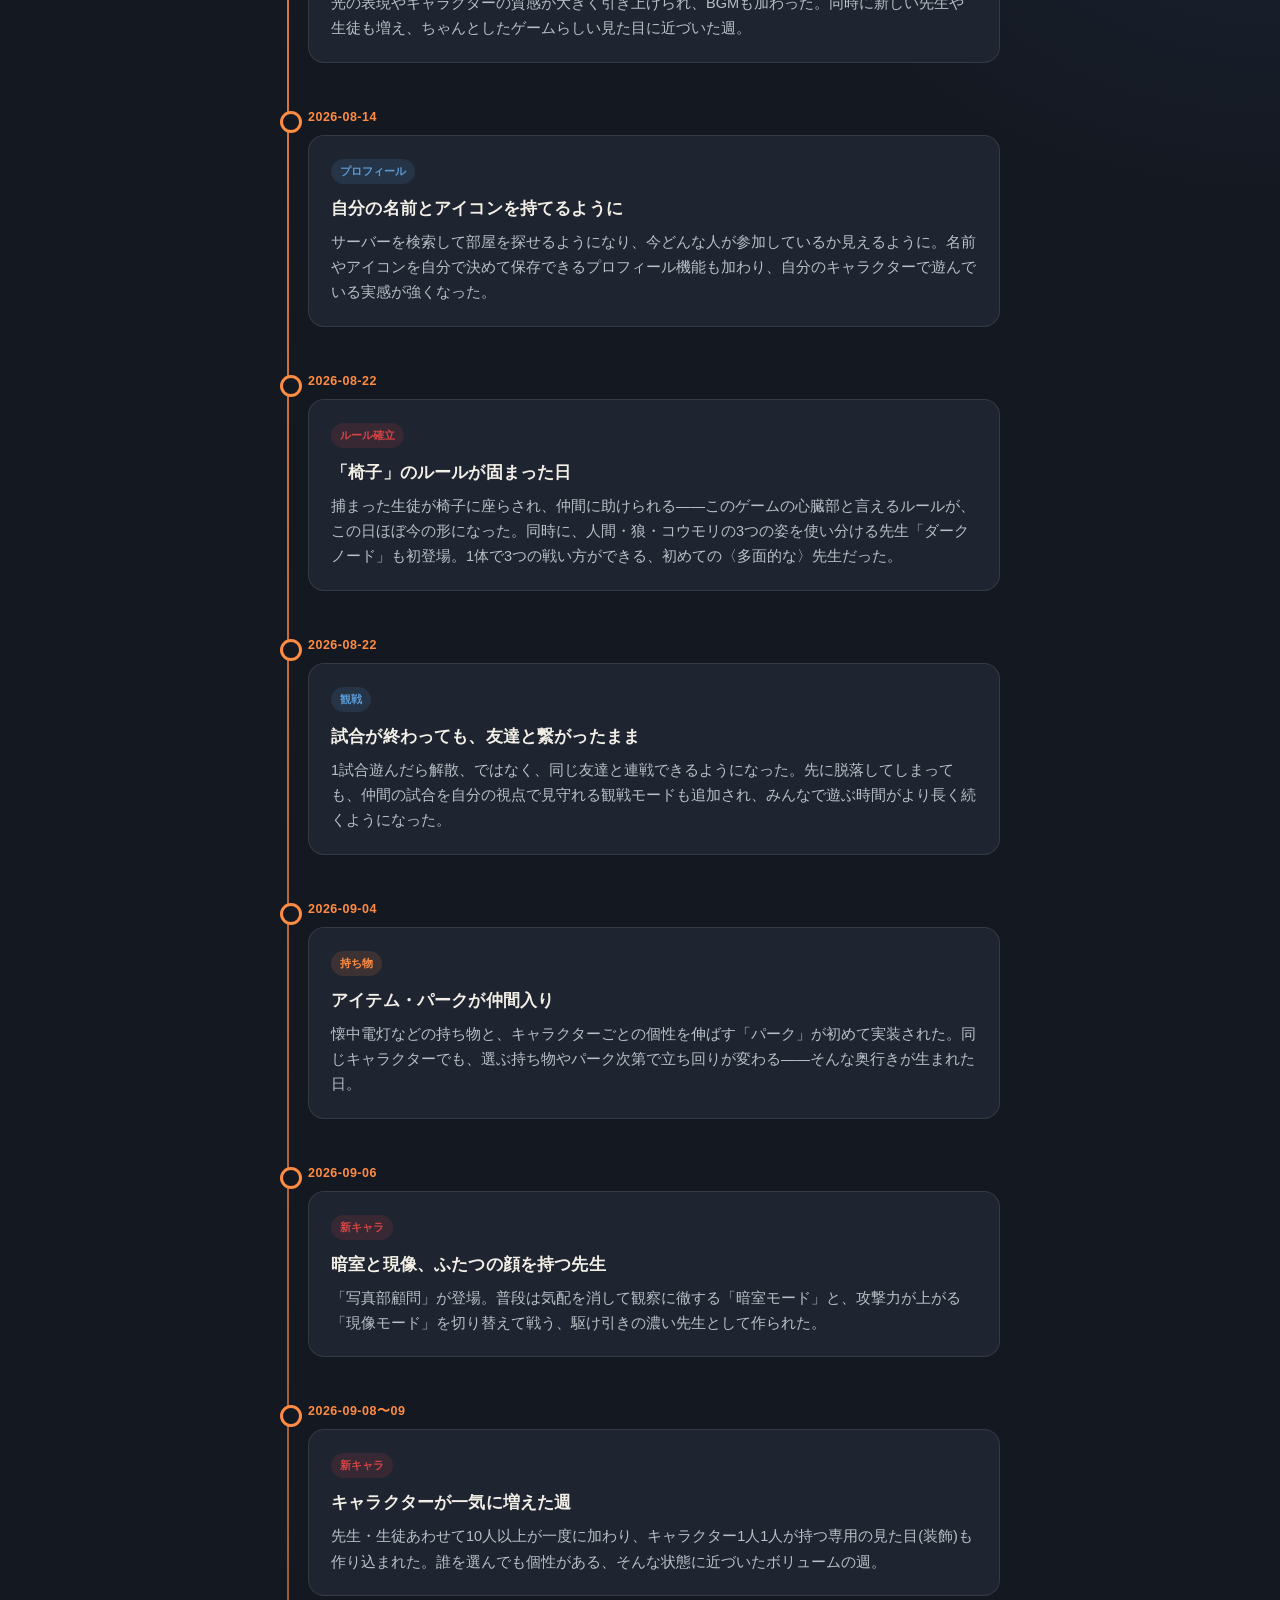
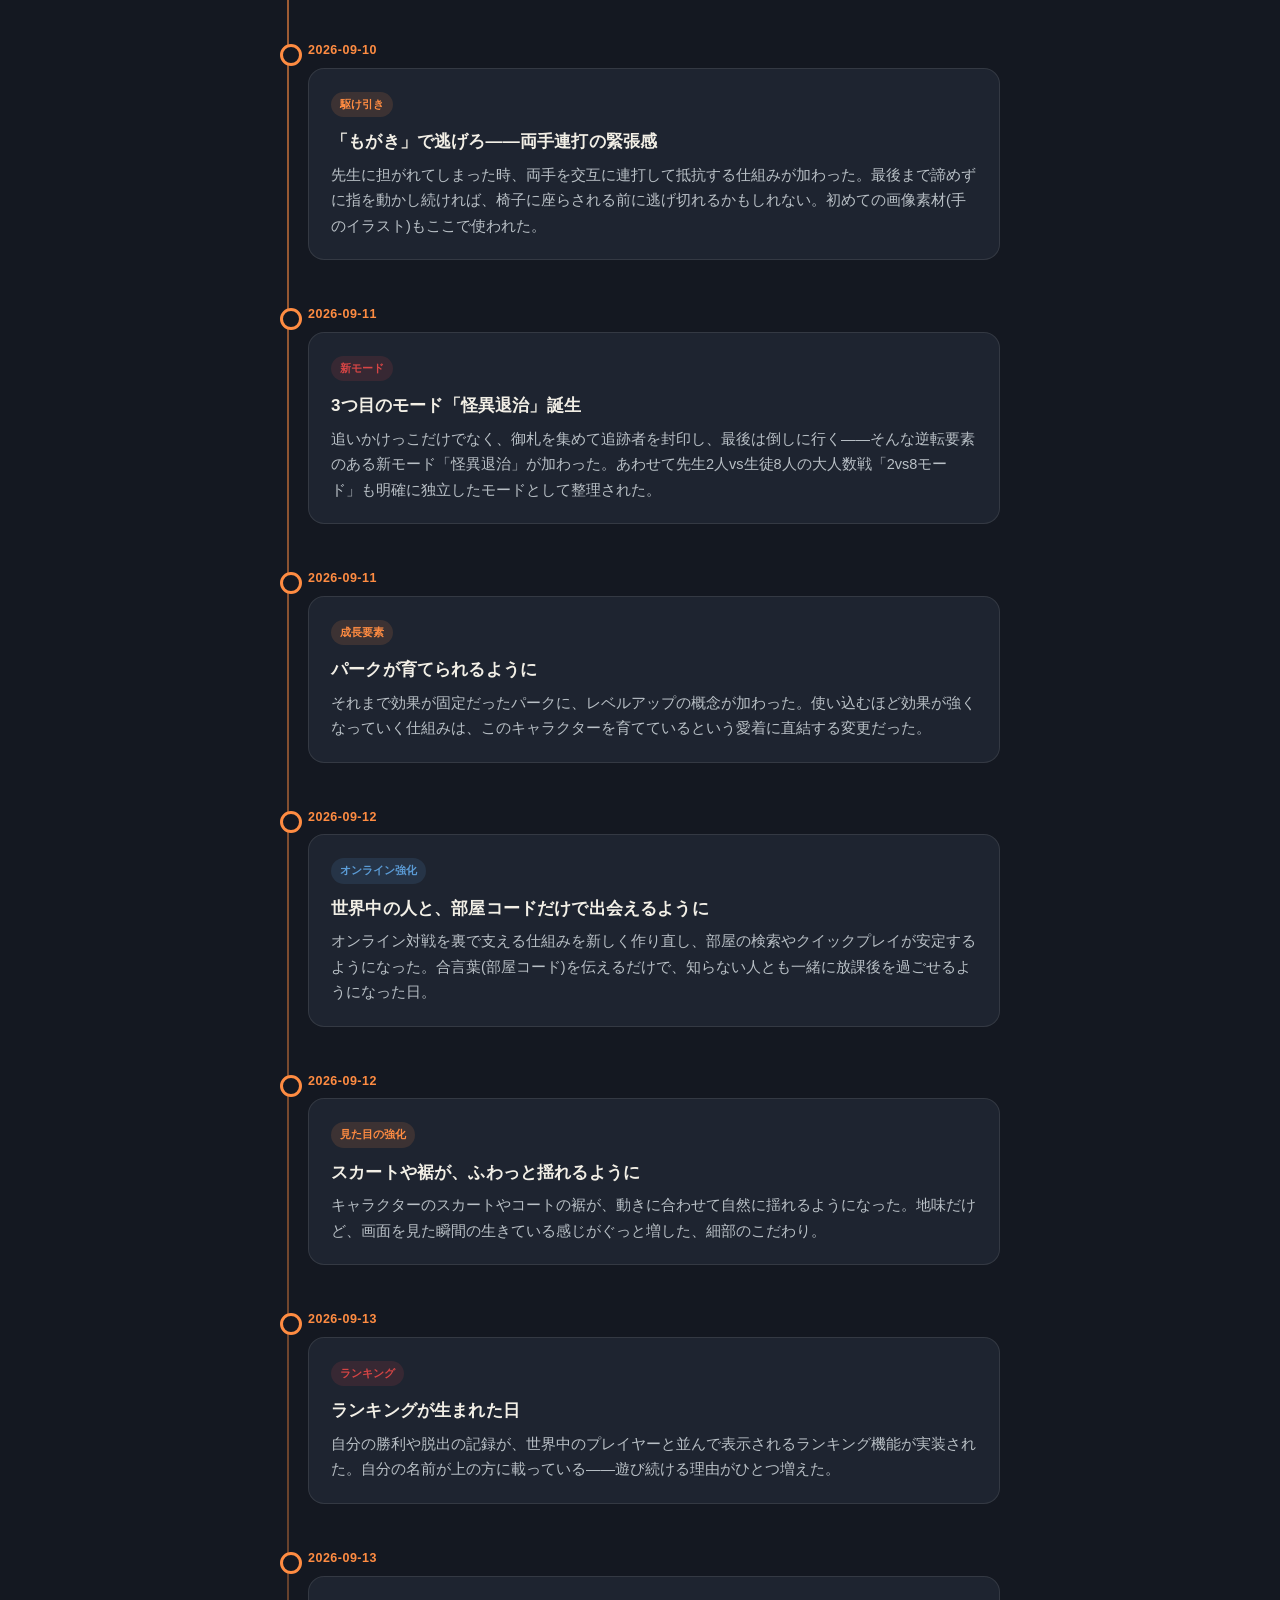
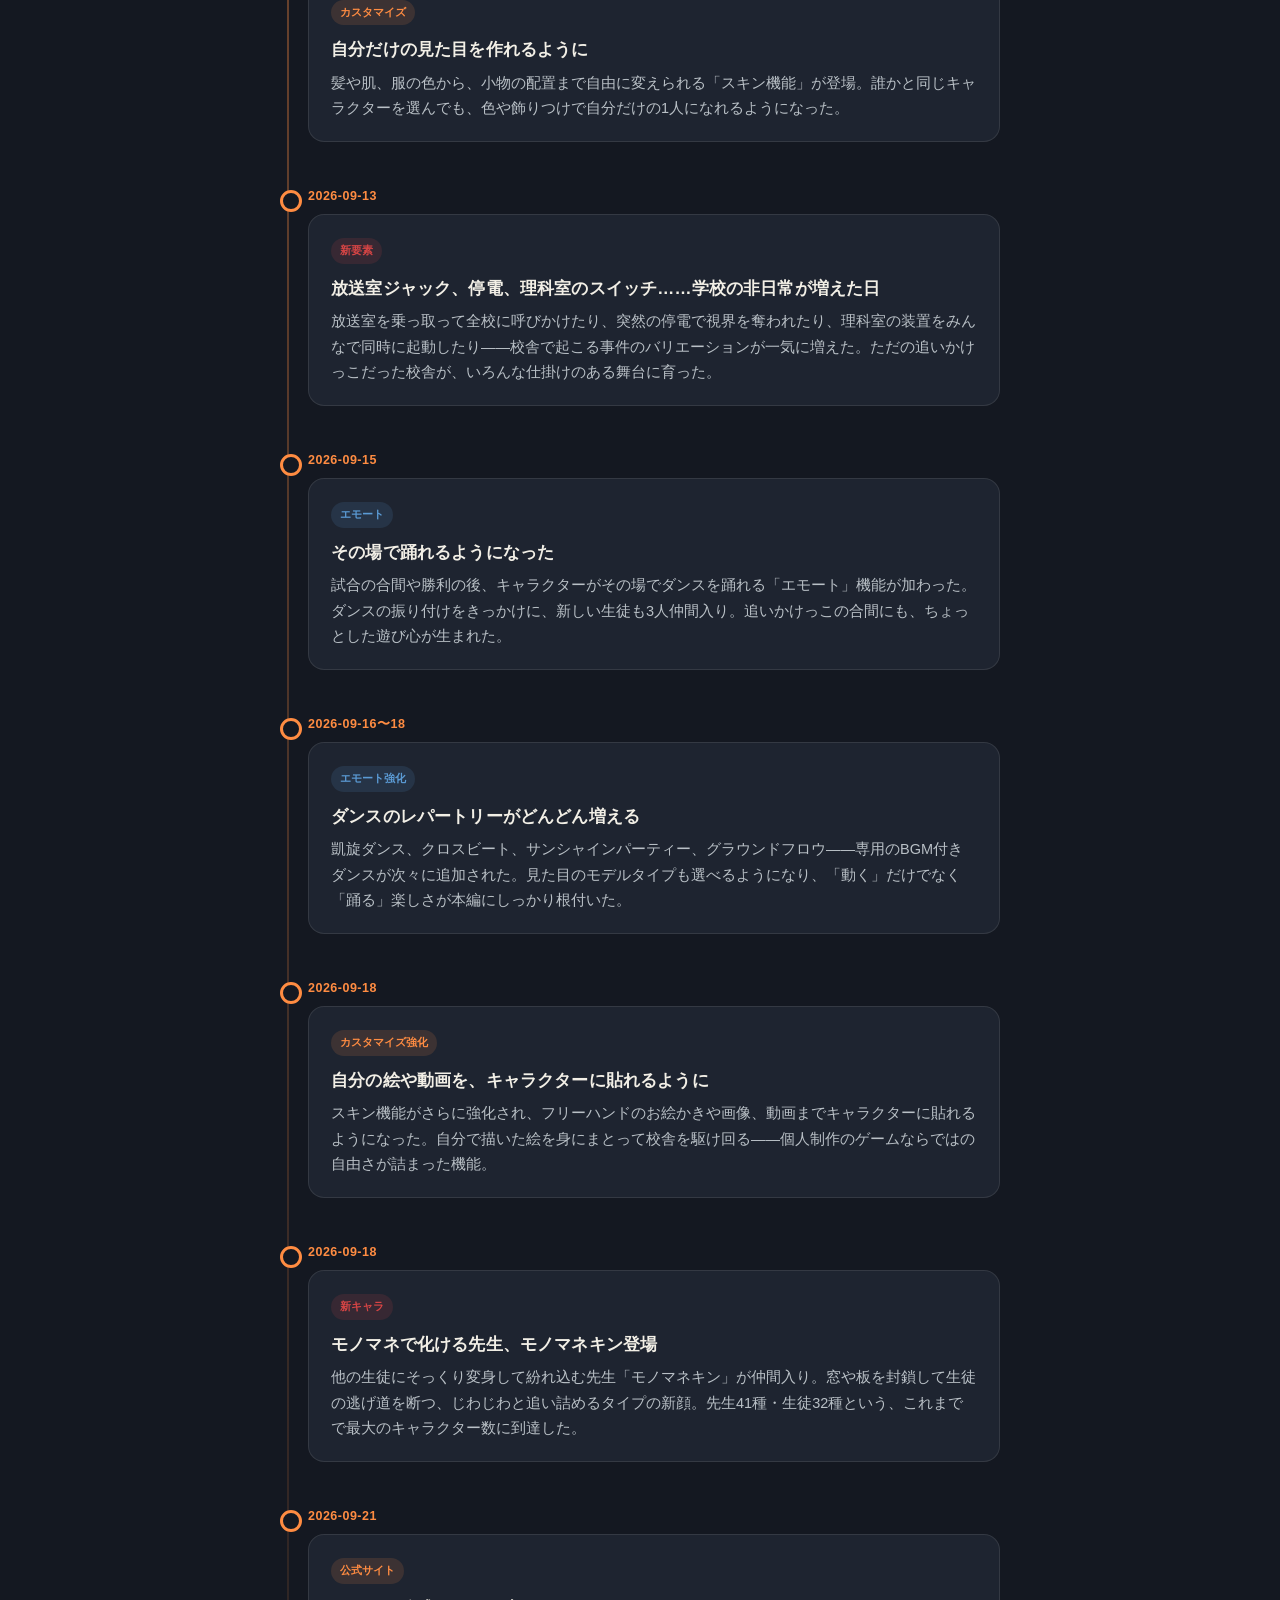
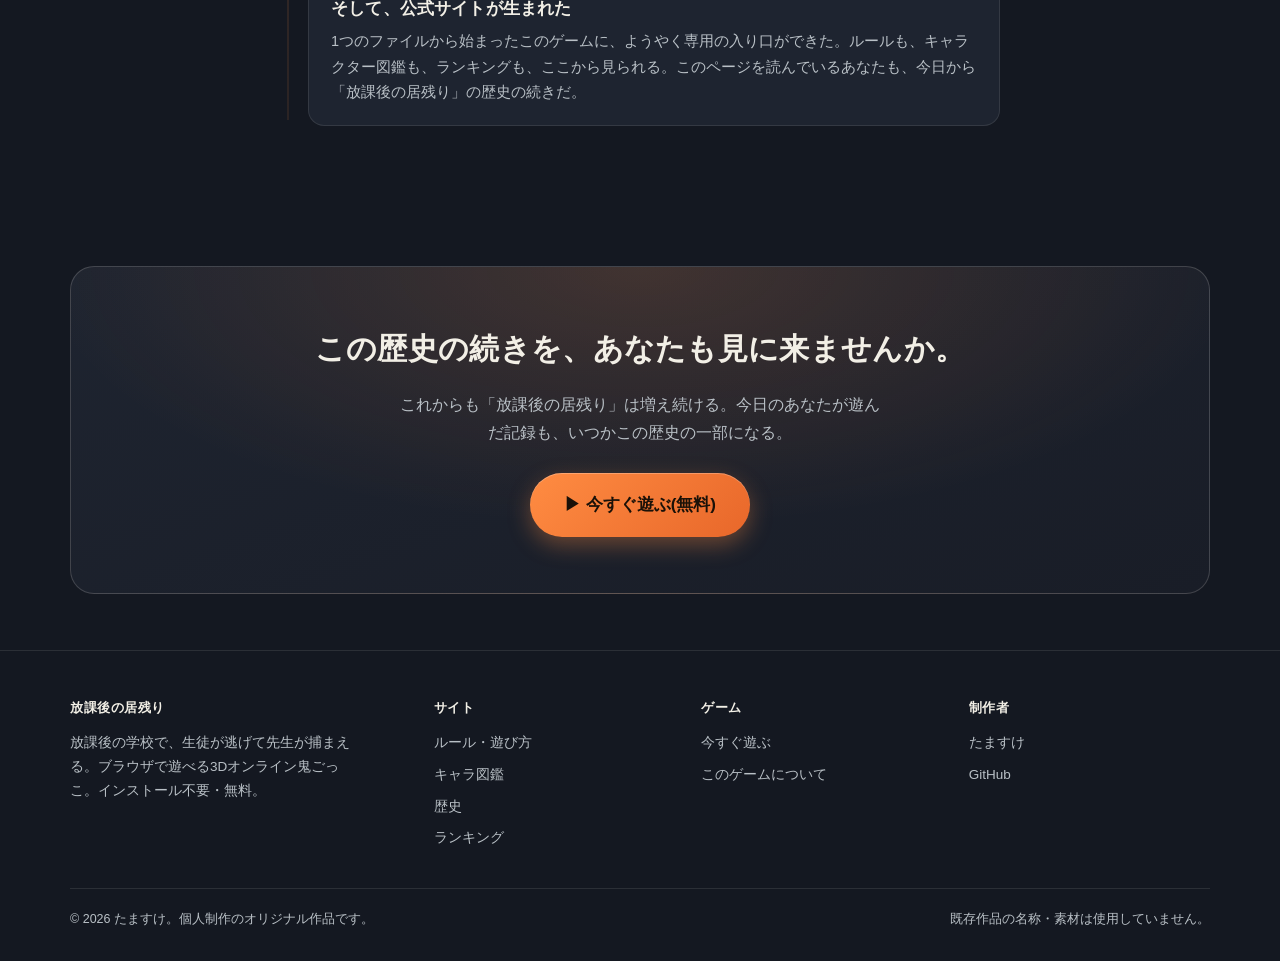
<file: site/history.html>
<!DOCTYPE html>
<html lang="ja">
<head>
<meta charset="UTF-8">
<meta name="viewport" content="width=device-width, initial-scale=1, viewport-fit=cover">
<title>歴史 | 放課後の居残り</title>
<meta name="description" content="1つのファイルから始まった「放課後の居残り」が、今の形になるまでの歩み。">
<meta property="og:title" content="歴史 | 放課後の居残り">
<meta property="og:image" content="img/ogp.png">
<link rel="icon" href="img/favicon.svg" type="image/svg+xml">
<link rel="icon" href="img/favicon.png" sizes="512x512">
<link rel="apple-touch-icon" href="img/favicon.png">
<link rel="stylesheet" href="css/style.css">
</head>
<body>
<div class="chalk-noise"></div>
<a class="skip-link" href="#main">本文へ</a>

<header class="site-header">
  <div class="container">
    <a class="brand" href="index.html"><span class="brand-mark">居</span><span>放課後の居残り<small>HOUKAGO INOKORI</small></span></a>
    <nav class="nav-links">
      <a href="index.html">ホーム</a>
      <a href="rules.html">ルール</a>
      <a href="characters.html">キャラ図鑑</a>
      <a href="history.html" class="active">歴史</a>
      <a href="ranking.html">ランキング</a>
      <a href="about.html">このゲームについて</a>
    </nav>
    <div class="header-actions">
      <a class="btn btn-primary" href="play/"><span>▶</span><span class="long">今すぐ遊ぶ</span></a>
      <button class="nav-toggle" aria-label="メニュー" aria-expanded="false">☰</button>
    </div>
  </div>
  <nav class="mobile-nav">
    <a href="index.html">ホーム</a>
    <a href="rules.html">ルール・遊び方</a>
    <a href="characters.html">キャラ図鑑</a>
    <a href="history.html" class="active">歴史</a>
    <a href="ranking.html">ランキング</a>
    <a href="about.html">このゲームについて</a>
  </nav>
</header>

<main id="main">

<section class="page-hero">
  <div class="container">
    <div class="breadcrumb"><a href="index.html">ホーム</a> / 歴史</div>
    <h1>「放課後の居残り」の歩み</h1>
    <p class="text-dim" style="max-width:640px;margin-top:10px">最初は、攻撃がうまく当たらないという小さな不満を直すところから始まった。それから約1ヶ月半、このゲームは少しずつ、今の形に育っていった。</p>
  </div>
</section>

<section>
  <div class="container" style="max-width:760px">
    <div class="timeline" id="timeline"></div>
  </div>
</section>

<section class="tight">
  <div class="container">
    <div class="cta-band reveal">
      <h2>この歴史の続きを、あなたも見に来ませんか。</h2>
      <p class="text-dim" style="max-width:480px;margin:10px auto 26px">これからも「放課後の居残り」は増え続ける。今日のあなたが遊んだ記録も、いつかこの歴史の一部になる。</p>
      <a class="btn btn-primary btn-lg" href="play/">▶ 今すぐ遊ぶ(無料)</a>
    </div>
  </div>
</section>

</main>

<footer class="site-footer">
  <div class="container">
    <div class="footer-grid">
      <div>
        <h5>放課後の居残り</h5>
        <p class="text-dim" style="max-width:280px">放課後の学校で、生徒が逃げて先生が捕まえる。ブラウザで遊べる3Dオンライン鬼ごっこ。インストール不要・無料。</p>
      </div>
      <div><h5>サイト</h5><ul>
        <li><a href="rules.html">ルール・遊び方</a></li>
        <li><a href="characters.html">キャラ図鑑</a></li>
        <li><a href="history.html">歴史</a></li>
        <li><a href="ranking.html">ランキング</a></li>
      </ul></div>
      <div><h5>ゲーム</h5><ul>
        <li><a href="play/">今すぐ遊ぶ</a></li>
        <li><a href="about.html">このゲームについて</a></li>
      </ul></div>
      <div><h5>制作者</h5><ul>
        <li><span class="text-dim">たますけ</span></li>
        <li><a href="https://github.com/tanakatakeshi811-spec/houkago-inokori" target="_blank" rel="noopener">GitHub</a></li>
      </ul></div>
    </div>
    <div class="footer-bottom">
      <span>© <span data-year></span> たますけ。個人制作のオリジナル作品です。</span>
      <span>既存作品の名称・素材は使用していません。</span>
    </div>
  </div>
</footer>

<script src="js/history-data.js"></script>
<script>
  (function () {
    var host = document.getElementById("timeline");
    if (!host || typeof HISTORY === "undefined") return;
    host.innerHTML = HISTORY.map(function (h, i) {
      return '<div class="timeline-item reveal">' +
        '<div class="timeline-date">' + h.date + '</div>' +
        '<div class="timeline-card">' +
        '<span class="timeline-tag" style="background:' + h.tagColor + '22;color:' + h.tagColor + '">' + h.tag + '</span>' +
        '<h3>' + h.title + '</h3><p>' + h.body + '</p>' +
        '</div></div>';
    }).join("");
  })();
</script>
<script src="js/common.js"></script>
</body>
</html>
</file>
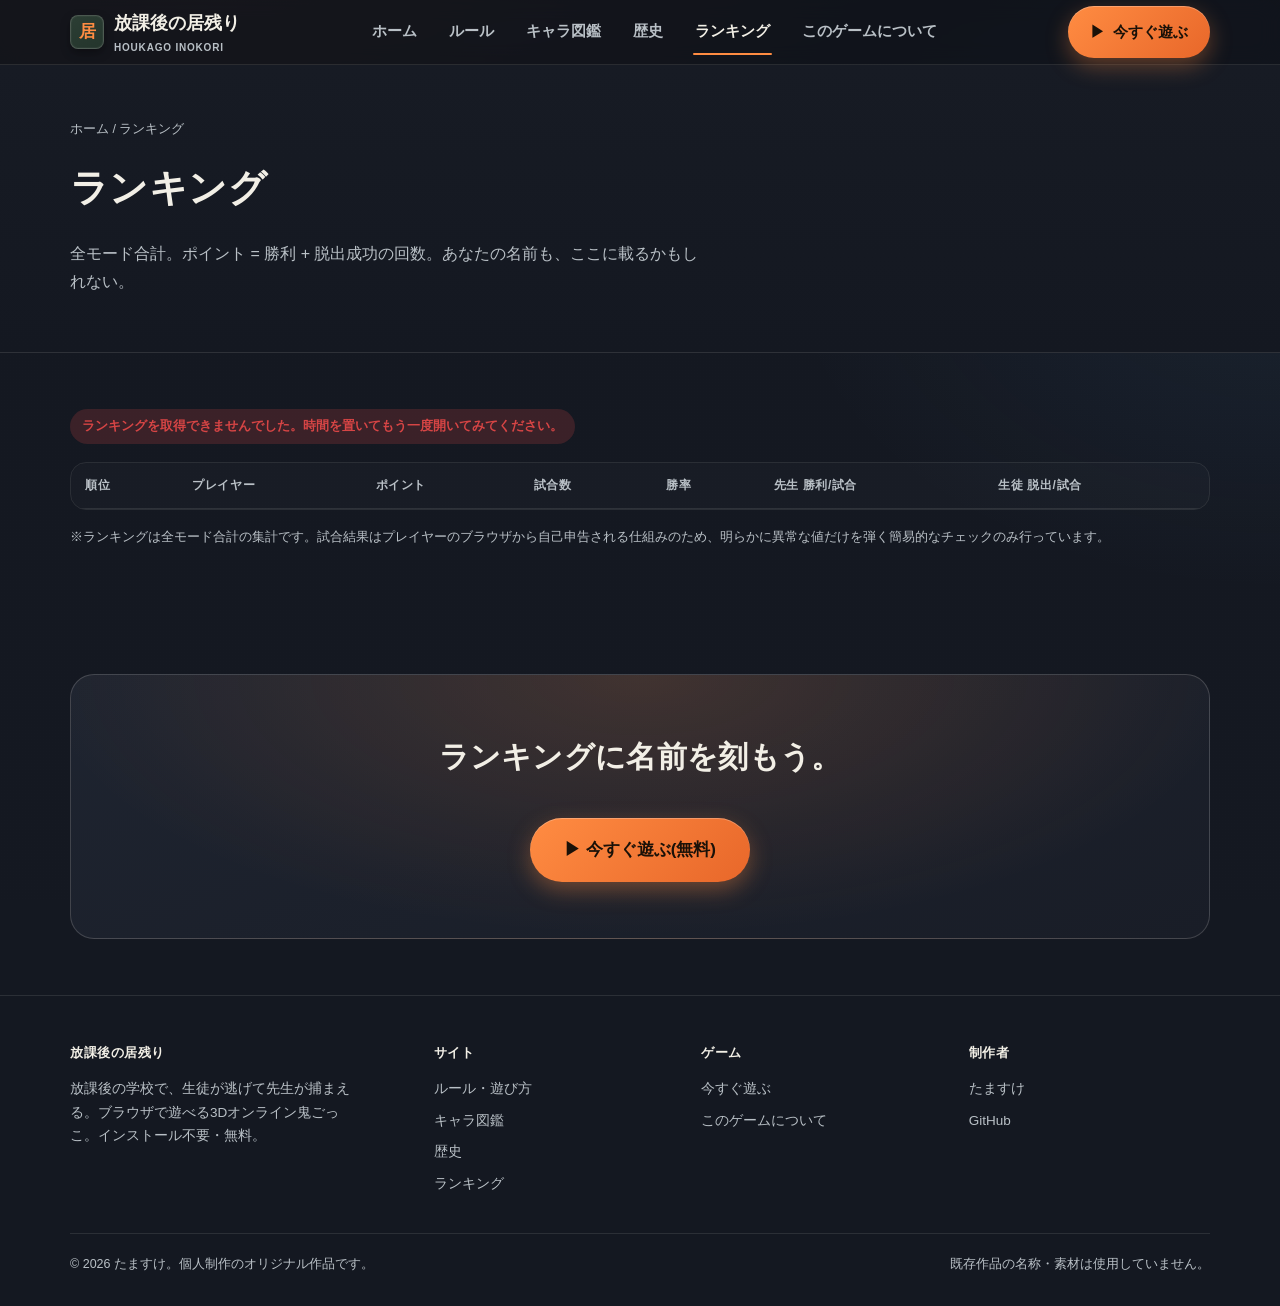
<file: site/ranking.html>
<!DOCTYPE html>
<html lang="ja">
<head>
<meta charset="UTF-8">
<meta name="viewport" content="width=device-width, initial-scale=1, viewport-fit=cover">
<title>ランキング | 放課後の居残り</title>
<meta name="description" content="「放課後の居残り」の全国ランキング。勝利数・脱出数の合計ポイントで競う。">
<meta property="og:title" content="ランキング | 放課後の居残り">
<meta property="og:image" content="img/ogp.png">
<link rel="icon" href="img/favicon.svg" type="image/svg+xml">
<link rel="icon" href="img/favicon.png" sizes="512x512">
<link rel="apple-touch-icon" href="img/favicon.png">
<link rel="stylesheet" href="css/style.css">
</head>
<body>
<div class="chalk-noise"></div>
<a class="skip-link" href="#main">本文へ</a>

<header class="site-header">
  <div class="container">
    <a class="brand" href="index.html"><span class="brand-mark">居</span><span>放課後の居残り<small>HOUKAGO INOKORI</small></span></a>
    <nav class="nav-links">
      <a href="index.html">ホーム</a>
      <a href="rules.html">ルール</a>
      <a href="characters.html">キャラ図鑑</a>
      <a href="history.html">歴史</a>
      <a href="ranking.html" class="active">ランキング</a>
      <a href="about.html">このゲームについて</a>
    </nav>
    <div class="header-actions">
      <a class="btn btn-primary" href="play/"><span>▶</span><span class="long">今すぐ遊ぶ</span></a>
      <button class="nav-toggle" aria-label="メニュー" aria-expanded="false">☰</button>
    </div>
  </div>
  <nav class="mobile-nav">
    <a href="index.html">ホーム</a>
    <a href="rules.html">ルール・遊び方</a>
    <a href="characters.html">キャラ図鑑</a>
    <a href="history.html">歴史</a>
    <a href="ranking.html" class="active">ランキング</a>
    <a href="about.html">このゲームについて</a>
  </nav>
</header>

<main id="main">

<section class="page-hero">
  <div class="container">
    <div class="breadcrumb"><a href="index.html">ホーム</a> / ランキング</div>
    <h1>ランキング</h1>
    <p class="text-dim" style="max-width:640px;margin-top:10px">全モード合計。ポイント = 勝利 + 脱出成功の回数。あなたの名前も、ここに載るかもしれない。</p>
  </div>
</section>

<section class="tight">
  <div class="container">
    <p class="mg-status reveal" id="rank-status" style="display:inline-block;margin-bottom:18px">読み込み中…</p>
    <div class="table-wrap reveal">
      <table>
        <thead>
          <tr><th>順位</th><th>プレイヤー</th><th>ポイント</th><th>試合数</th><th>勝率</th><th>先生 勝利/試合</th><th>生徒 脱出/試合</th></tr>
        </thead>
        <tbody id="rank-tbody"></tbody>
      </table>
    </div>
    <p class="text-dim" style="margin-top:16px;font-size:13px">※ランキングは全モード合計の集計です。試合結果はプレイヤーのブラウザから自己申告される仕組みのため、明らかに異常な値だけを弾く簡易的なチェックのみ行っています。</p>
  </div>
</section>

<section class="tight">
  <div class="container">
    <div class="cta-band reveal">
      <h2>ランキングに名前を刻もう。</h2>
      <a class="btn btn-primary btn-lg" href="play/" style="margin-top:20px">▶ 今すぐ遊ぶ(無料)</a>
    </div>
  </div>
</section>

</main>

<footer class="site-footer">
  <div class="container">
    <div class="footer-grid">
      <div>
        <h5>放課後の居残り</h5>
        <p class="text-dim" style="max-width:280px">放課後の学校で、生徒が逃げて先生が捕まえる。ブラウザで遊べる3Dオンライン鬼ごっこ。インストール不要・無料。</p>
      </div>
      <div><h5>サイト</h5><ul>
        <li><a href="rules.html">ルール・遊び方</a></li>
        <li><a href="characters.html">キャラ図鑑</a></li>
        <li><a href="history.html">歴史</a></li>
        <li><a href="ranking.html">ランキング</a></li>
      </ul></div>
      <div><h5>ゲーム</h5><ul>
        <li><a href="play/">今すぐ遊ぶ</a></li>
        <li><a href="about.html">このゲームについて</a></li>
      </ul></div>
      <div><h5>制作者</h5><ul>
        <li><span class="text-dim">たますけ</span></li>
        <li><a href="https://github.com/tanakatakeshi811-spec/houkago-inokori" target="_blank" rel="noopener">GitHub</a></li>
      </ul></div>
    </div>
    <div class="footer-bottom">
      <span>© <span data-year></span> たますけ。個人制作のオリジナル作品です。</span>
      <span>既存作品の名称・素材は使用していません。</span>
    </div>
  </div>
</footer>

<script src="js/ranking.js"></script>
<script src="js/common.js"></script>
</body>
</html>
</file>
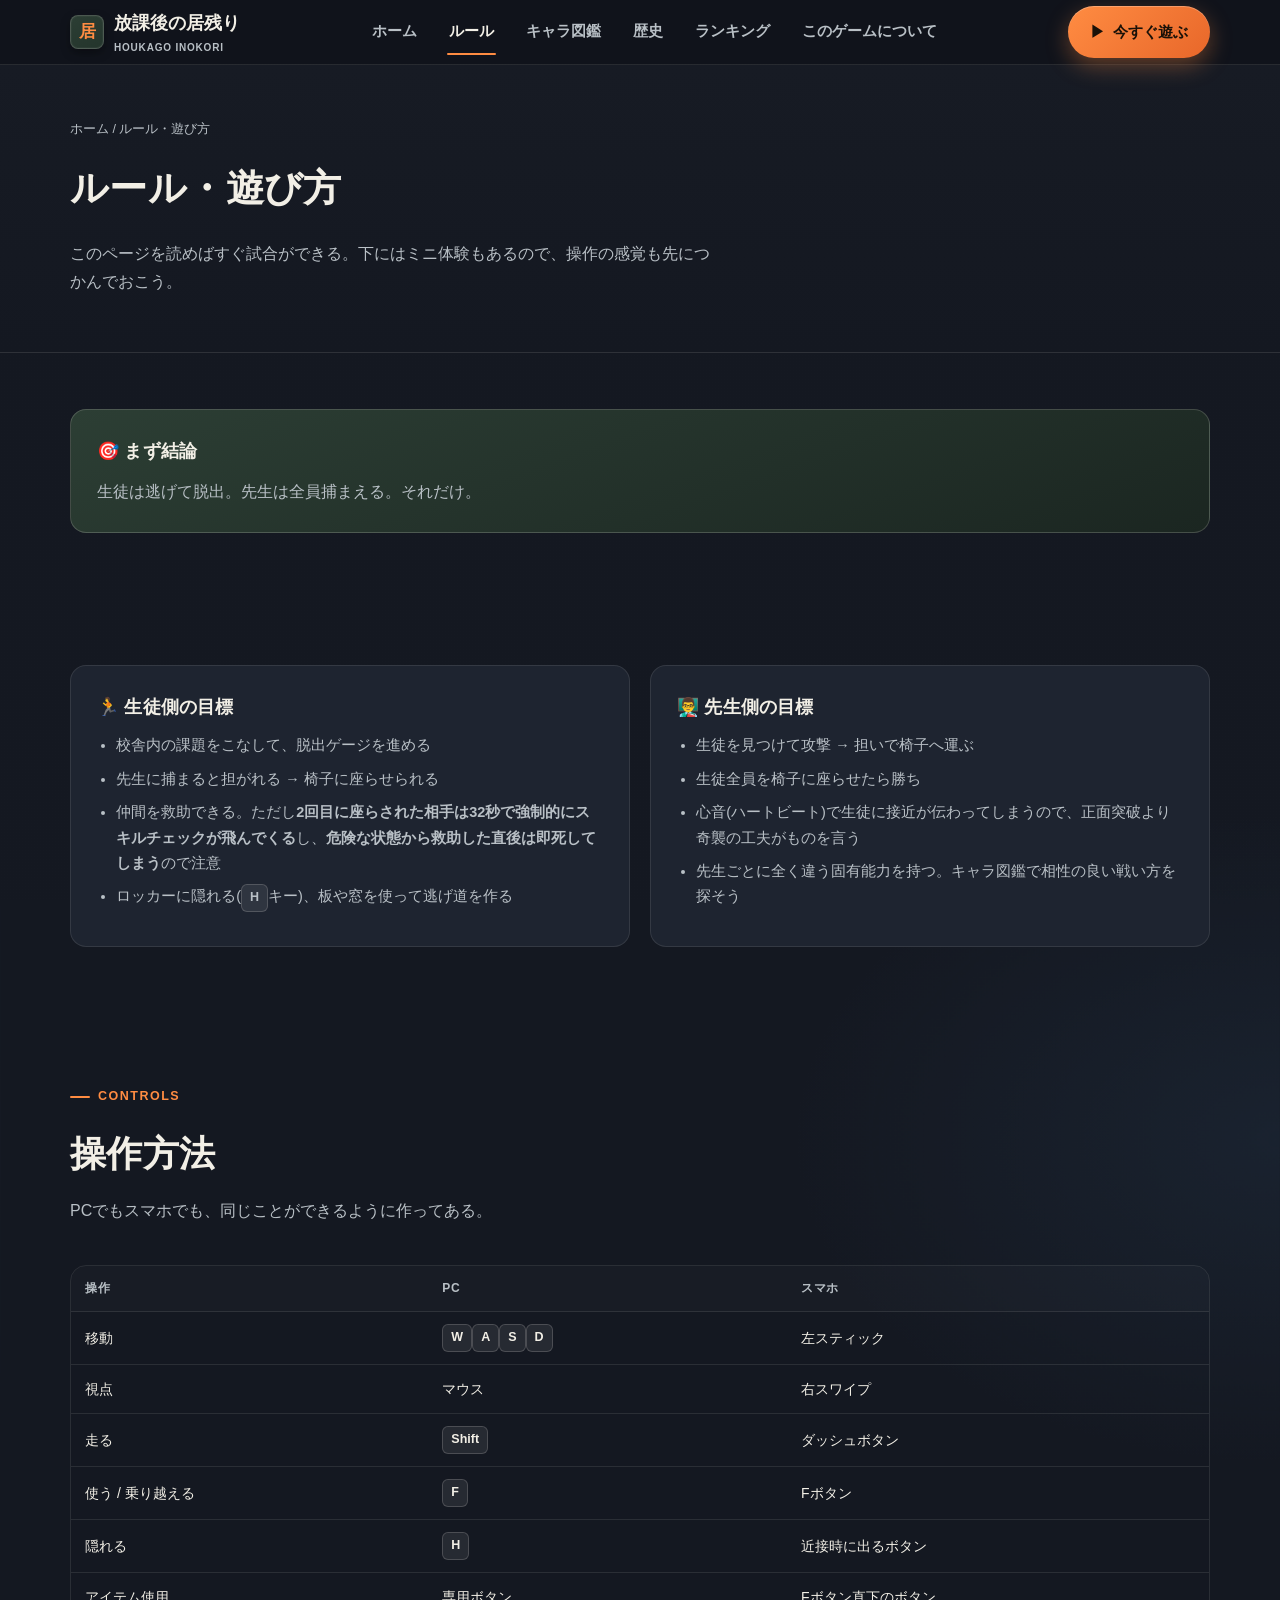
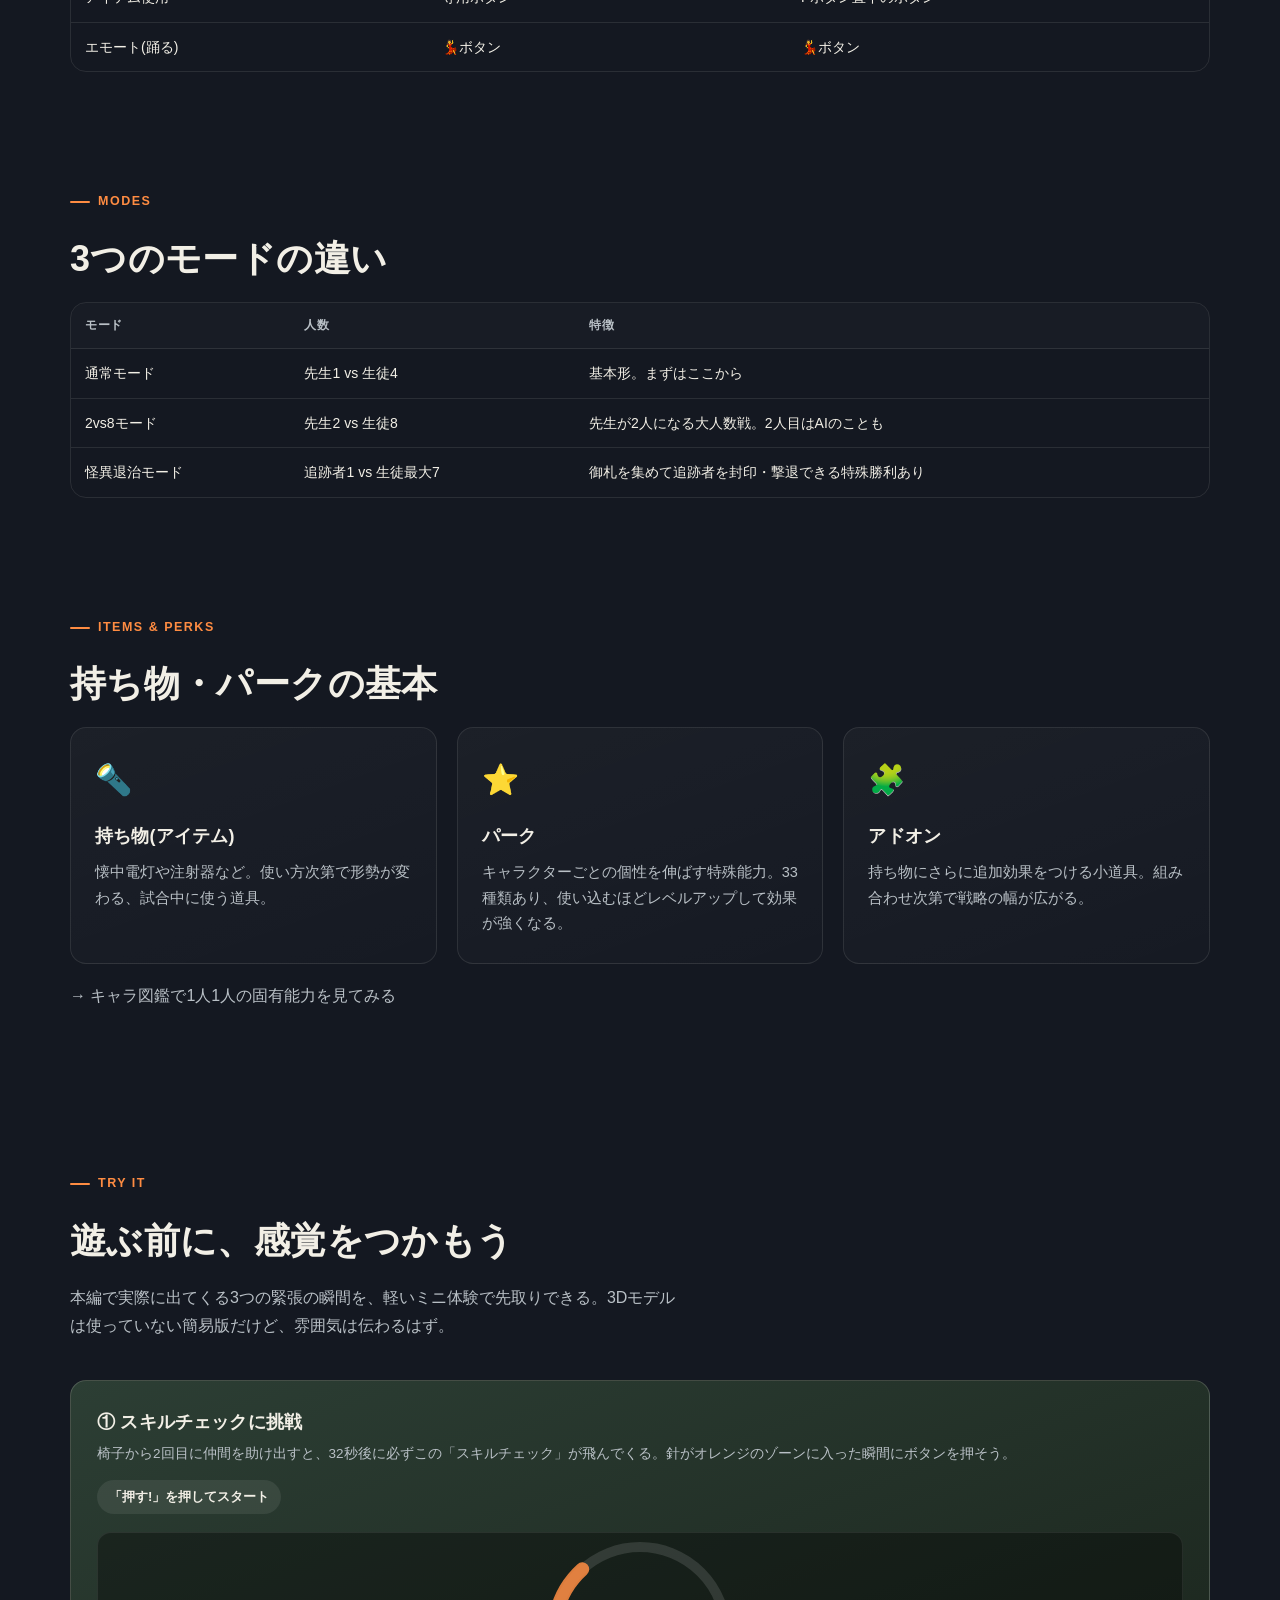
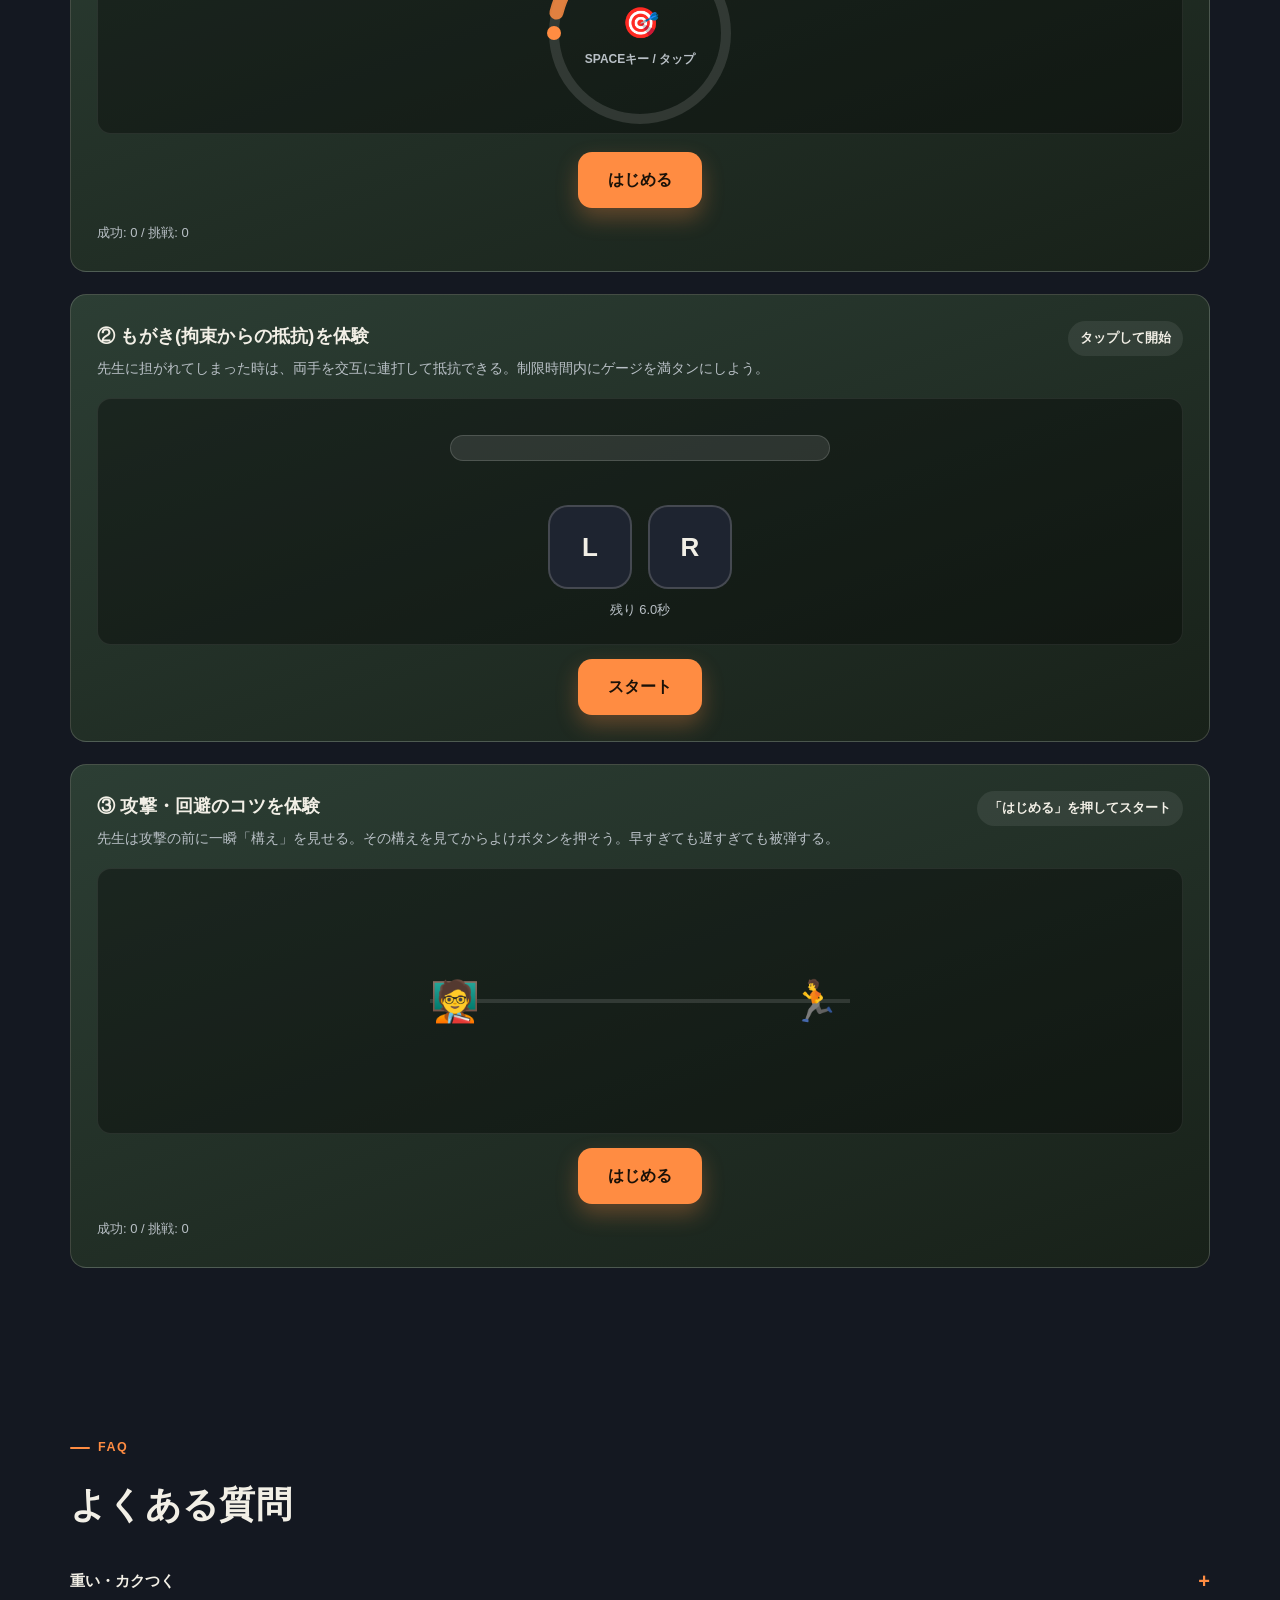
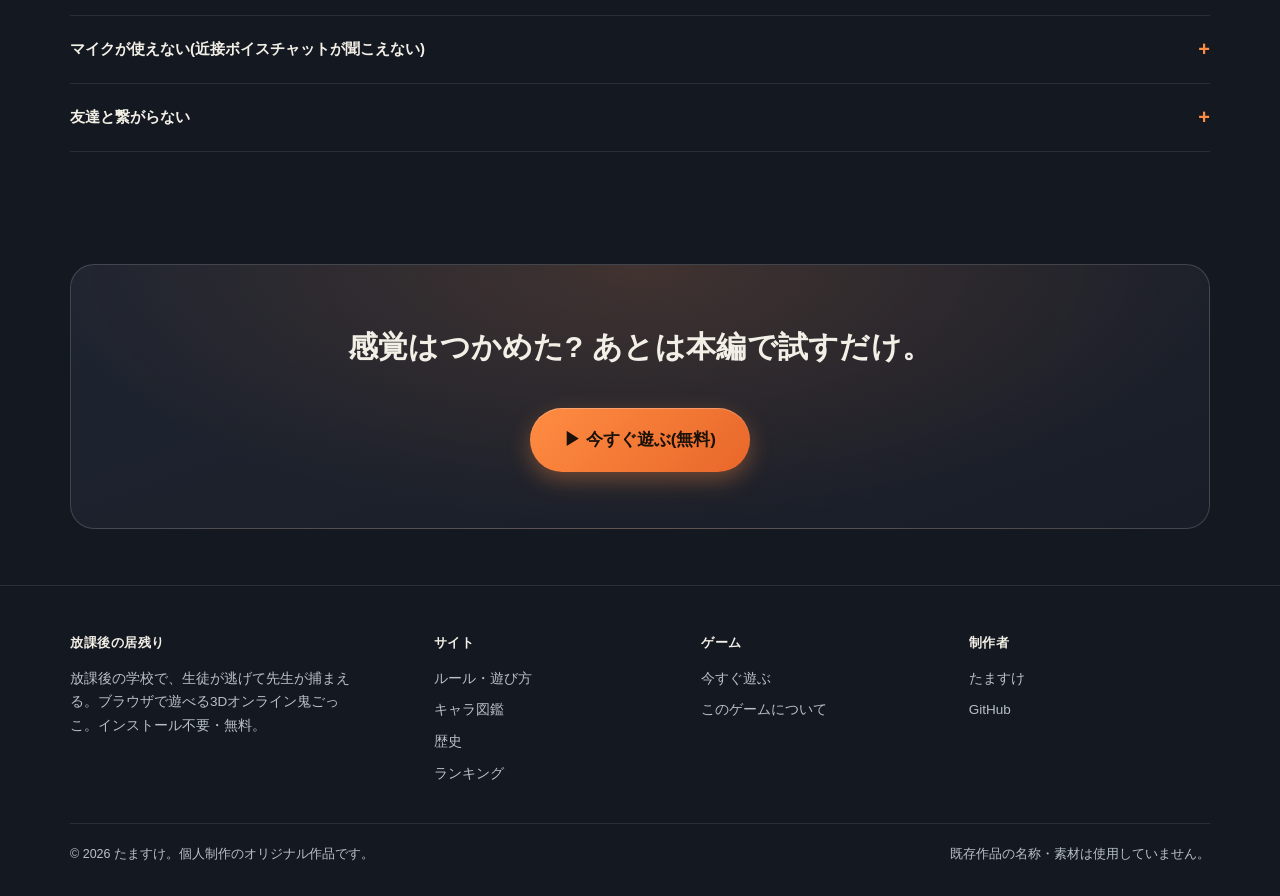
<file: site/rules.html>
<!DOCTYPE html>
<html lang="ja">
<head>
<meta charset="UTF-8">
<meta name="viewport" content="width=device-width, initial-scale=1, viewport-fit=cover">
<title>ルール・遊び方 | 放課後の居残り</title>
<meta name="description" content="「放課後の居残り」の基本ルール・操作方法・3つのモードの違いと、スキルチェック/もがき/攻撃回避のミニ体験。">
<meta property="og:title" content="ルール・遊び方 | 放課後の居残り">
<meta property="og:image" content="img/ogp.png">
<link rel="icon" href="img/favicon.svg" type="image/svg+xml">
<link rel="icon" href="img/favicon.png" sizes="512x512">
<link rel="apple-touch-icon" href="img/favicon.png">
<link rel="stylesheet" href="css/style.css">
</head>
<body>
<div class="chalk-noise"></div>
<a class="skip-link" href="#main">本文へ</a>

<header class="site-header">
  <div class="container">
    <a class="brand" href="index.html"><span class="brand-mark">居</span><span>放課後の居残り<small>HOUKAGO INOKORI</small></span></a>
    <nav class="nav-links">
      <a href="index.html">ホーム</a>
      <a href="rules.html" class="active">ルール</a>
      <a href="characters.html">キャラ図鑑</a>
      <a href="history.html">歴史</a>
      <a href="ranking.html">ランキング</a>
      <a href="about.html">このゲームについて</a>
    </nav>
    <div class="header-actions">
      <a class="btn btn-primary" href="play/"><span>▶</span><span class="long">今すぐ遊ぶ</span></a>
      <button class="nav-toggle" aria-label="メニュー" aria-expanded="false">☰</button>
    </div>
  </div>
  <nav class="mobile-nav">
    <a href="index.html">ホーム</a>
    <a href="rules.html" class="active">ルール・遊び方</a>
    <a href="characters.html">キャラ図鑑</a>
    <a href="history.html">歴史</a>
    <a href="ranking.html">ランキング</a>
    <a href="about.html">このゲームについて</a>
  </nav>
</header>

<main id="main">

<section class="page-hero">
  <div class="container">
    <div class="breadcrumb"><a href="index.html">ホーム</a> / ルール・遊び方</div>
    <h1>ルール・遊び方</h1>
    <p class="text-dim" style="max-width:640px;margin-top:10px">このページを読めばすぐ試合ができる。下にはミニ体験もあるので、操作の感覚も先につかんでおこう。</p>
  </div>
</section>

<!-- まず結論 -->
<section class="tight">
  <div class="container">
    <div class="rule-block reveal" style="background:linear-gradient(160deg,var(--board),#1b2621);border-color:var(--border-strong)">
      <h3>🎯 まず結論</h3>
      <p style="margin:10px 0 0;font-size:16px">生徒は逃げて脱出。先生は全員捕まえる。それだけ。</p>
    </div>
  </div>
</section>

<!-- 生徒・先生の目標 -->
<section class="tight">
  <div class="container">
    <div class="grid-2">
      <div class="rule-block reveal">
        <h3>🏃 生徒側の目標</h3>
        <ul>
          <li>校舎内の課題をこなして、脱出ゲージを進める</li>
          <li>先生に捕まると担がれる → 椅子に座らせられる</li>
          <li>仲間を救助できる。ただし<b>2回目に座らされた相手は32秒で強制的にスキルチェックが飛んでくる</b>し、<b>危険な状態から救助した直後は即死してしまう</b>ので注意</li>
          <li>ロッカーに隠れる(<span class="kbd">H</span>キー)、板や窓を使って逃げ道を作る</li>
        </ul>
      </div>
      <div class="rule-block reveal reveal-delay-1">
        <h3>👨‍🏫 先生側の目標</h3>
        <ul>
          <li>生徒を見つけて攻撃 → 担いで椅子へ運ぶ</li>
          <li>生徒全員を椅子に座らせたら勝ち</li>
          <li>心音(ハートビート)で生徒に接近が伝わってしまうので、正面突破より奇襲の工夫がものを言う</li>
          <li>先生ごとに全く違う固有能力を持つ。キャラ図鑑で相性の良い戦い方を探そう</li>
        </ul>
      </div>
    </div>
  </div>
</section>

<!-- 操作方法 -->
<section class="tight">
  <div class="container">
    <div class="eyebrow reveal">CONTROLS</div>
    <h2 class="section-title reveal">操作方法</h2>
    <p class="section-lead reveal">PCでもスマホでも、同じことができるように作ってある。</p>
    <div class="table-wrap reveal">
      <table>
        <thead><tr><th>操作</th><th>PC</th><th>スマホ</th></tr></thead>
        <tbody>
          <tr><td>移動</td><td><span class="kbd">W</span><span class="kbd">A</span><span class="kbd">S</span><span class="kbd">D</span></td><td>左スティック</td></tr>
          <tr><td>視点</td><td>マウス</td><td>右スワイプ</td></tr>
          <tr><td>走る</td><td><span class="kbd">Shift</span></td><td>ダッシュボタン</td></tr>
          <tr><td>使う / 乗り越える</td><td><span class="kbd">F</span></td><td>Fボタン</td></tr>
          <tr><td>隠れる</td><td><span class="kbd">H</span></td><td>近接時に出るボタン</td></tr>
          <tr><td>アイテム使用</td><td>専用ボタン</td><td>Fボタン直下のボタン</td></tr>
          <tr><td>エモート(踊る)</td><td>💃ボタン</td><td>💃ボタン</td></tr>
        </tbody>
      </table>
    </div>
  </div>
</section>

<!-- 3モードの違い -->
<section class="tight">
  <div class="container">
    <div class="eyebrow reveal">MODES</div>
    <h2 class="section-title reveal">3つのモードの違い</h2>
    <div class="table-wrap reveal">
      <table>
        <thead><tr><th>モード</th><th>人数</th><th>特徴</th></tr></thead>
        <tbody>
          <tr><td>通常モード</td><td>先生1 vs 生徒4</td><td>基本形。まずはここから</td></tr>
          <tr><td>2vs8モード</td><td>先生2 vs 生徒8</td><td>先生が2人になる大人数戦。2人目はAIのことも</td></tr>
          <tr><td>怪異退治モード</td><td>追跡者1 vs 生徒最大7</td><td>御札を集めて追跡者を封印・撃退できる特殊勝利あり</td></tr>
        </tbody>
      </table>
    </div>
  </div>
</section>

<!-- 持ち物・パーク簡易版 -->
<section class="tight">
  <div class="container">
    <div class="eyebrow reveal">ITEMS & PERKS</div>
    <h2 class="section-title reveal">持ち物・パークの基本</h2>
    <div class="grid-3">
      <div class="pill-card reveal"><span class="icon">🔦</span><h3>持ち物(アイテム)</h3><p>懐中電灯や注射器など。使い方次第で形勢が変わる、試合中に使う道具。</p></div>
      <div class="pill-card reveal reveal-delay-1"><span class="icon">⭐</span><h3>パーク</h3><p>キャラクターごとの個性を伸ばす特殊能力。33種類あり、使い込むほどレベルアップして効果が強くなる。</p></div>
      <div class="pill-card reveal reveal-delay-2"><span class="icon">🧩</span><h3>アドオン</h3><p>持ち物にさらに追加効果をつける小道具。組み合わせ次第で戦略の幅が広がる。</p></div>
    </div>
    <p style="margin-top:18px"><a href="characters.html">→ キャラ図鑑で1人1人の固有能力を見てみる</a></p>
  </div>
</section>

<!-- ミニ体験 -->
<section>
  <div class="container">
    <div class="eyebrow reveal">TRY IT</div>
    <h2 class="section-title reveal">遊ぶ前に、感覚をつかもう</h2>
    <p class="section-lead reveal">本編で実際に出てくる3つの緊張の瞬間を、軽いミニ体験で先取りできる。3Dモデルは使っていない簡易版だけど、雰囲気は伝わるはず。</p>

    <div class="mg-wrap reveal" id="mg-skillcheck">
      <div class="mg-head">
        <div>
          <h3>① スキルチェックに挑戦</h3>
          <p>椅子から2回目に仲間を助け出すと、32秒後に必ずこの「スキルチェック」が飛んでくる。針がオレンジのゾーンに入った瞬間にボタンを押そう。</p>
        </div>
        <div class="mg-status" id="sc-status">タップして開始</div>
      </div>
      <div class="mg-stage">
        <div class="qte-ring">
          <svg viewBox="0 0 200 200" aria-hidden="true">
            <circle class="track" cx="100" cy="100" r="86"></circle>
            <circle class="zone" id="sc-zone" cx="100" cy="100" r="86" stroke-dasharray="0 540" stroke-dashoffset="0"></circle>
            <circle id="sc-needle" cx="100" cy="14" r="7" fill="#ff8c42"></circle>
          </svg>
          <div class="qte-center">
            <div id="sc-result" style="font-size:30px">🎯</div>
            <div class="qte-label">SPACEキー / タップ</div>
          </div>
        </div>
      </div>
      <div style="display:flex;justify-content:center;margin-top:18px">
        <button class="mg-btn" id="sc-btn">押す!</button>
      </div>
      <div class="mg-foot" id="sc-foot">成功: 0 / 挑戦: 0</div>
    </div>

    <div class="mg-wrap reveal" id="mg-mash">
      <div class="mg-head">
        <div>
          <h3>② もがき(拘束からの抵抗)を体験</h3>
          <p>先生に担がれてしまった時は、両手を交互に連打して抵抗できる。制限時間内にゲージを満タンにしよう。</p>
        </div>
        <div class="mg-status" id="mash-status">タップして開始</div>
      </div>
      <div class="mg-stage" style="flex-direction:column;gap:10px;padding:22px">
        <div class="mash-meter-wrap"><div class="mash-meter"><div class="mash-fill" id="mash-fill"></div></div></div>
        <div class="mash-buttons">
          <button class="mash-key" id="mash-left" aria-label="左手(左矢印キー/Aキー)">L</button>
          <button class="mash-key" id="mash-right" aria-label="右手(右矢印キー/Dキー)">R</button>
        </div>
        <div class="mg-foot" id="mash-time" style="margin-top:0">残り 6.0秒</div>
      </div>
      <div style="display:flex;justify-content:center;margin-top:14px">
        <button class="mg-btn" id="mash-start">スタート</button>
      </div>
    </div>

    <div class="mg-wrap reveal" id="mg-dodge">
      <div class="mg-head">
        <div>
          <h3>③ 攻撃・回避のコツを体験</h3>
          <p>先生は攻撃の前に一瞬「構え」を見せる。その構えを見てからよけボタンを押そう。早すぎても遅すぎても被弾する。</p>
        </div>
        <div class="mg-status" id="dodge-status">タップして開始</div>
      </div>
      <div class="mg-stage" style="padding:22px">
        <div class="dodge-flash" id="dodge-flash"></div>
        <div class="dodge-windup" id="dodge-windup">構え!</div>
        <div class="dodge-stage">
          <div class="dodge-lane"></div>
          <div class="dodge-teacher" id="dodge-teacher" style="left:6%">🧑‍🏫</div>
          <div class="dodge-player">🏃</div>
        </div>
      </div>
      <div style="display:flex;justify-content:center;margin-top:14px">
        <button class="mg-btn" id="dodge-btn">はじめる</button>
      </div>
      <div class="mg-foot" id="dodge-foot">成功: 0 / 挑戦: 0</div>
    </div>
  </div>
</section>

<!-- FAQ -->
<section class="tight">
  <div class="container">
    <div class="eyebrow reveal">FAQ</div>
    <h2 class="section-title reveal">よくある質問</h2>
    <div class="reveal">
      <details class="faq-item">
        <summary>重い・カクつく</summary>
        <p>設定メニューから画質(解像度・シャドウなど)を下げてみてください。特にスマホでは画質を1段階下げるだけで大きく改善することが多いです。</p>
      </details>
      <details class="faq-item">
        <summary>マイクが使えない(近接ボイスチャットが聞こえない)</summary>
        <p>ブラウザがマイクの使用許可を求めるポップアップを出しているはずなので「許可」を選んでください。誤って拒否してしまった場合は、ブラウザのアドレスバー付近のサイト設定からマイク権限を許可し直してください。</p>
      </details>
      <details class="faq-item">
        <summary>友達と繋がらない</summary>
        <p>部屋コードに誤りがないか確認してください。数字・記号を含めて完全に一致している必要があります。それでも繋がらない場合は、時間を置いてもう一度部屋を作り直してみてください。</p>
      </details>
    </div>
  </div>
</section>

<section class="tight">
  <div class="container">
    <div class="cta-band reveal">
      <h2>感覚はつかめた? あとは本編で試すだけ。</h2>
      <a class="btn btn-primary btn-lg" href="play/" style="margin-top:20px">▶ 今すぐ遊ぶ(無料)</a>
    </div>
  </div>
</section>

</main>

<footer class="site-footer">
  <div class="container">
    <div class="footer-grid">
      <div>
        <h5>放課後の居残り</h5>
        <p class="text-dim" style="max-width:280px">放課後の学校で、生徒が逃げて先生が捕まえる。ブラウザで遊べる3Dオンライン鬼ごっこ。インストール不要・無料。</p>
      </div>
      <div><h5>サイト</h5><ul>
        <li><a href="rules.html">ルール・遊び方</a></li>
        <li><a href="characters.html">キャラ図鑑</a></li>
        <li><a href="history.html">歴史</a></li>
        <li><a href="ranking.html">ランキング</a></li>
      </ul></div>
      <div><h5>ゲーム</h5><ul>
        <li><a href="play/">今すぐ遊ぶ</a></li>
        <li><a href="about.html">このゲームについて</a></li>
      </ul></div>
      <div><h5>制作者</h5><ul>
        <li><span class="text-dim">たますけ</span></li>
        <li><a href="https://github.com/tanakatakeshi811-spec/houkago-inokori" target="_blank" rel="noopener">GitHub</a></li>
      </ul></div>
    </div>
    <div class="footer-bottom">
      <span>© <span data-year></span> たますけ。個人制作のオリジナル作品です。</span>
      <span>既存作品の名称・素材は使用していません。</span>
    </div>
  </div>
</footer>

<script src="js/minigames.js"></script>
<script src="js/common.js"></script>
</body>
</html>
</file>
<file: site/css/style.css>
/* ============================================================
   「放課後の居残り」公式サイト 共通スタイル
   世界観: 放課後の誰もいない校舎。黒板グリーン + 夕暮れオレンジ。
   ビルド不要の素のCSS。フレームワークは使わない。
   ============================================================ */

:root {
  --bg-0: #10131a;
  --bg-1: #141821;
  --bg-2: #1e2430;
  --board: #2c3e34;
  --board-2: #24352c;
  --orange: #ff8c42;
  --orange-deep: #e8672a;
  --chalk: #f2efe6;
  --chalk-dim: #b9c0c6;
  --red: #d64545;
  --blue: #5b9bd5;
  --border: rgba(242, 239, 230, 0.1);
  --border-strong: rgba(242, 239, 230, 0.18);
  --shadow: 0 18px 48px rgba(0, 0, 0, 0.45);
  --radius: 16px;
  --radius-sm: 10px;
  --maxw: 1180px;
  --font: -apple-system, BlinkMacSystemFont, "Hiragino Sans", "Yu Gothic", "Noto Sans JP", "Segoe UI", sans-serif;
}

* { box-sizing: border-box; }
html { scroll-behavior: smooth; }
html, body {
  margin: 0; padding: 0;
  background: var(--bg-1);
  color: var(--chalk);
  font-family: var(--font);
  overflow-x: hidden;
  -webkit-tap-highlight-color: transparent;
}
body {
  background:
    radial-gradient(1200px 700px at 15% -10%, rgba(255, 140, 66, 0.10), transparent 60%),
    radial-gradient(900px 600px at 100% 20%, rgba(91, 155, 213, 0.08), transparent 55%),
    var(--bg-1);
  min-height: 100vh;
  line-height: 1.75;
  font-size: 16px;
}
img { max-width: 100%; display: block; }
a { color: inherit; text-decoration: none; }
h1, h2, h3, h4 { margin: 0 0 0.5em; font-weight: 800; letter-spacing: 0.01em; }
p { margin: 0 0 1em; color: var(--chalk-dim); }
ul { padding-left: 1.2em; }
button { font-family: inherit; cursor: pointer; }
.container { max-width: var(--maxw); margin: 0 auto; padding: 0 20px; }
.only-mobile { display: none; }
@media (max-width: 640px) { .only-mobile { display: block; } .only-desktop { display: none; } }

/* ---------- 骨組み ---------- */
.chalk-noise {
  position: fixed; inset: 0; pointer-events: none; opacity: 0.035; z-index: 0; mix-blend-mode: overlay;
  background-image: radial-gradient(rgba(255,255,255,.7) 1px, transparent 1px);
  background-size: 3px 3px;
}

/* ---------- ヘッダー ---------- */
.site-header {
  position: sticky; top: 0; z-index: 100;
  background: rgba(16, 19, 26, 0.72);
  backdrop-filter: blur(10px) saturate(1.1);
  border-bottom: 1px solid var(--border);
}
.site-header .container {
  display: flex; align-items: center; justify-content: space-between;
  height: 64px;
}
.brand {
  display: flex; align-items: center; gap: 10px;
  font-weight: 900; font-size: 18px; color: var(--chalk); white-space: nowrap;
}
.brand .brand-mark {
  width: 34px; height: 34px; border-radius: 8px;
  background: linear-gradient(155deg, var(--board) 0%, var(--board-2) 100%);
  border: 1px solid var(--border-strong);
  display: flex; align-items: center; justify-content: center;
  font-size: 17px; color: var(--orange); font-weight: 900;
  box-shadow: inset 0 0 0 1px rgba(255,255,255,0.03), 0 4px 10px rgba(0,0,0,0.35);
}
.brand small { display: block; font-size: 10px; font-weight: 600; color: var(--chalk-dim); letter-spacing: 0.08em; }

.nav-links {
  display: flex; align-items: center; gap: 28px;
  font-size: 14.5px; font-weight: 700; color: var(--chalk-dim);
}
.nav-links a { position: relative; padding: 6px 2px; transition: color .2s; }
.nav-links a:hover, .nav-links a.active { color: var(--chalk); }
.nav-links a.active::after {
  content: ""; position: absolute; left: 0; right: 0; bottom: -4px; height: 2px;
  background: var(--orange); border-radius: 2px;
}
.header-actions { display: flex; align-items: center; gap: 12px; }

.nav-toggle {
  display: none; width: 40px; height: 40px; border-radius: 10px; border: 1px solid var(--border-strong);
  background: rgba(255,255,255,0.03); color: var(--chalk);
  align-items: center; justify-content: center; font-size: 20px;
}
.mobile-nav {
  display: none; flex-direction: column; gap: 2px; padding: 8px 20px 18px;
  border-bottom: 1px solid var(--border); background: rgba(16,19,26,0.96);
}
.mobile-nav a { padding: 12px 6px; font-weight: 700; color: var(--chalk-dim); border-radius: 8px; }
.mobile-nav a.active { color: var(--orange); background: rgba(255,140,66,0.08); }
.mobile-nav.open { display: flex; }

@media (max-width: 860px) {
  .nav-links { display: none; }
  .nav-toggle { display: flex; }
  .header-actions .btn-primary span.long { display: none; }
}

/* ---------- ボタン ---------- */
.btn {
  display: inline-flex; align-items: center; justify-content: center; gap: 8px;
  padding: 13px 22px; border-radius: 999px; font-weight: 800; font-size: 15px;
  border: none; transition: transform .18s ease, box-shadow .18s ease, background .18s ease;
  min-height: 44px; white-space: nowrap;
}
.btn:active { transform: scale(0.97); }
.btn-primary {
  background: linear-gradient(135deg, var(--orange) 0%, var(--orange-deep) 100%);
  color: #1a1108;
  box-shadow: 0 8px 22px rgba(255, 140, 66, 0.35), inset 0 1px 0 rgba(255,255,255,0.25);
}
.btn-primary:hover { transform: translateY(-2px); box-shadow: 0 12px 30px rgba(255, 140, 66, 0.48); }
.btn-lg { padding: 17px 34px; font-size: 17px; }
.btn-outline {
  background: rgba(255,255,255,0.03); color: var(--chalk); border: 1.5px solid var(--border-strong);
}
.btn-outline:hover { border-color: var(--orange); color: var(--orange); }
.btn-ghost { background: transparent; color: var(--chalk-dim); padding: 8px 10px; }

/* ---------- セクション共通 ---------- */
section { position: relative; z-index: 1; padding: 84px 0; }
section.tight { padding: 56px 0; }
.eyebrow {
  display: inline-flex; align-items: center; gap: 8px; font-size: 12.5px; font-weight: 800;
  letter-spacing: 0.12em; color: var(--orange); text-transform: uppercase; margin-bottom: 14px;
}
.eyebrow::before { content: ""; width: 20px; height: 2px; background: var(--orange); border-radius: 2px; }
.section-title { font-size: clamp(24px, 4vw, 36px); margin-bottom: 12px; }
.section-lead { color: var(--chalk-dim); font-size: 16px; max-width: 620px; margin-bottom: 40px; }
.center { text-align: center; margin-left: auto; margin-right: auto; }

/* ---------- スクロール演出 ---------- */
.reveal { opacity: 0; transform: translateY(28px); transition: opacity .7s cubic-bezier(.2,.7,.2,1), transform .7s cubic-bezier(.2,.7,.2,1); }
.reveal.in-view { opacity: 1; transform: translateY(0); }
.reveal-delay-1.in-view { transition-delay: .08s; }
.reveal-delay-2.in-view { transition-delay: .16s; }
.reveal-delay-3.in-view { transition-delay: .24s; }
.reveal-delay-4.in-view { transition-delay: .32s; }
@media (prefers-reduced-motion: reduce) {
  .reveal, html { transition: none !important; scroll-behavior: auto; }
  .reveal { opacity: 1; transform: none; }
}

/* ---------- ヒーロー ---------- */
.hero {
  position: relative; padding: 74px 0 60px; overflow: hidden;
  background:
    radial-gradient(700px 420px at 80% 0%, rgba(255,140,66,0.20), transparent 60%),
    radial-gradient(600px 400px at 0% 100%, rgba(91,155,213,0.14), transparent 55%),
    linear-gradient(180deg, #171b24 0%, var(--bg-1) 100%);
  border-bottom: 1px solid var(--border);
}
.hero-grid { display: grid; grid-template-columns: 1.05fr 0.95fr; gap: 40px; align-items: center; }
@media (max-width: 960px) { .hero-grid { grid-template-columns: 1fr; } }
.hero-badge {
  display: inline-flex; align-items: center; gap: 8px; padding: 6px 14px; border-radius: 999px;
  background: rgba(255,140,66,0.1); border: 1px solid rgba(255,140,66,0.3); color: var(--orange);
  font-size: 12.5px; font-weight: 800; margin-bottom: 18px;
}
.hero h1 {
  font-size: clamp(30px, 5.4vw, 52px); line-height: 1.22; margin-bottom: 18px;
}
.hero h1 .accent { color: var(--orange); }
.hero-sub { font-size: clamp(15px, 2vw, 18px); color: var(--chalk-dim); max-width: 520px; margin-bottom: 30px; }
.hero-cta { display: flex; gap: 14px; flex-wrap: wrap; margin-bottom: 22px; }
.hero-meta { display: flex; gap: 18px; flex-wrap: wrap; font-size: 13px; color: var(--chalk-dim); }
.hero-meta span { display: inline-flex; align-items: center; gap: 6px; }
.hero-meta b { color: var(--chalk); }

.hero-stage {
  position: relative; aspect-ratio: 4/3; border-radius: 22px; overflow: hidden;
  background: linear-gradient(155deg, var(--board) 0%, #182119 100%);
  border: 1px solid var(--border-strong); box-shadow: var(--shadow);
}
.hero-stage canvas { position: absolute; inset: 0; width: 100%; height: 100%; }
.hero-stage .fallback-emoji {
  position: absolute; inset: 0; display: flex; align-items: center; justify-content: center;
  font-size: 92px; filter: drop-shadow(0 12px 24px rgba(0,0,0,.5));
}
.hero-stage .stage-caption {
  position: absolute; left: 0; right: 0; bottom: 0; padding: 16px 18px;
  background: linear-gradient(0deg, rgba(0,0,0,.65), transparent);
  font-size: 12.5px; color: var(--chalk-dim); font-weight: 700;
}
.chalk-particle {
  position: absolute; border-radius: 50%; background: rgba(242,239,230,0.5);
  animation: chalkfloat linear infinite;
  pointer-events: none;
}
@keyframes chalkfloat {
  0% { transform: translateY(0) translateX(0); opacity: 0; }
  10% { opacity: .6; }
  90% { opacity: .3; }
  100% { transform: translateY(-140px) translateX(12px); opacity: 0; }
}

/* ---------- 3カラム(強み) ---------- */
.grid-3 { display: grid; grid-template-columns: repeat(3, 1fr); gap: 20px; }
.grid-2 { display: grid; grid-template-columns: repeat(2, 1fr); gap: 20px; }
@media (max-width: 860px) { .grid-3, .grid-2 { grid-template-columns: 1fr; } }

.pill-card {
  background: linear-gradient(160deg, rgba(255,255,255,0.035), rgba(255,255,255,0.01));
  border: 1px solid var(--border); border-radius: var(--radius); padding: 26px 24px;
  transition: transform .25s ease, border-color .25s ease, box-shadow .25s ease;
}
.pill-card:hover { transform: translateY(-4px); border-color: var(--border-strong); box-shadow: var(--shadow); }
.pill-card .icon { font-size: 30px; margin-bottom: 14px; display: inline-block; }
.pill-card h3 { font-size: 18px; margin-bottom: 8px; }
.pill-card p { margin: 0; font-size: 14.5px; }

/* ---------- 数字で見る ---------- */
.stats-band {
  background: linear-gradient(160deg, var(--board) 0%, #1b2621 100%);
  border-top: 1px solid var(--border); border-bottom: 1px solid var(--border);
}
.stats-grid { display: grid; grid-template-columns: repeat(4, 1fr); gap: 16px; }
@media (max-width: 760px) { .stats-grid { grid-template-columns: repeat(2, 1fr); } }
.stat-item { text-align: center; padding: 18px 8px; }
.stat-num {
  font-size: clamp(32px, 5vw, 48px); font-weight: 900; color: var(--orange);
  font-variant-numeric: tabular-nums; line-height: 1;
}
.stat-label { margin-top: 10px; font-size: 13.5px; color: var(--chalk-dim); font-weight: 700; }

/* ---------- モードカード ---------- */
.mode-card {
  border-radius: var(--radius); padding: 26px; position: relative; overflow: hidden;
  border: 1px solid var(--border); background: var(--bg-2);
}
.mode-card .tag {
  display: inline-block; font-size: 11.5px; font-weight: 800; padding: 4px 10px; border-radius: 999px;
  margin-bottom: 12px; letter-spacing: .04em;
}
.mode-card.mode-classic .tag { background: rgba(91,155,213,0.15); color: var(--blue); }
.mode-card.mode-2v8 .tag { background: rgba(255,140,66,0.15); color: var(--orange); }
.mode-card.mode-event .tag { background: rgba(214,69,69,0.15); color: var(--red); }
.mode-card h3 { font-size: 19px; }
.mode-card .vs { font-size: 13px; color: var(--chalk-dim); font-weight: 700; margin-bottom: 10px; }

/* ---------- ステップ(友達と遊ぶには) ---------- */
.steps { display: grid; grid-template-columns: repeat(3, 1fr); gap: 18px; counter-reset: step; }
@media (max-width: 860px) { .steps { grid-template-columns: 1fr; } }
.step-card { position: relative; padding: 26px 22px 22px; border: 1px solid var(--border); border-radius: var(--radius); background: var(--bg-2); }
.step-card::before {
  counter-increment: step; content: counter(step);
  width: 34px; height: 34px; border-radius: 10px; background: var(--orange); color: #1a1108;
  display: flex; align-items: center; justify-content: center; font-weight: 900; margin-bottom: 14px;
}

/* ---------- 更新履歴カード(トップ用) ---------- */
.update-row {
  display: flex; gap: 18px; padding: 18px 4px; border-bottom: 1px solid var(--border);
  align-items: flex-start;
}
.update-row:last-child { border-bottom: none; }
.update-date { flex: 0 0 100px; font-weight: 800; color: var(--orange); font-size: 13.5px; padding-top: 3px; }
.update-body h4 { margin: 0 0 4px; font-size: 15.5px; }
.update-body p { margin: 0; font-size: 14px; }

/* ---------- CTA バンド ---------- */
.cta-band {
  text-align: center; border-radius: 24px; padding: 56px 28px;
  background: radial-gradient(600px 260px at 50% 0%, rgba(255,140,66,0.16), transparent),
              linear-gradient(160deg, var(--bg-2), #191d27);
  border: 1px solid var(--border-strong);
}
.cta-band h2 { font-size: clamp(22px, 3.6vw, 30px); }

/* ---------- フッター ---------- */
.site-footer { border-top: 1px solid var(--border); padding: 46px 0 30px; color: var(--chalk-dim); font-size: 13.5px; }
.footer-grid { display: grid; grid-template-columns: 1.4fr 1fr 1fr 1fr; gap: 26px; margin-bottom: 30px; }
@media (max-width: 760px) { .footer-grid { grid-template-columns: 1fr 1fr; } }
.footer-grid h5 { color: var(--chalk); font-size: 13px; margin: 0 0 12px; letter-spacing: .04em; }
.footer-grid ul { list-style: none; padding: 0; margin: 0; }
.footer-grid li { margin-bottom: 8px; }
.footer-grid a:hover { color: var(--orange); }
.footer-bottom { display: flex; justify-content: space-between; flex-wrap: wrap; gap: 10px; border-top: 1px solid var(--border); padding-top: 20px; font-size: 12.5px; }

/* ---------- ページヘッダー(下層ページ共通) ---------- */
.page-hero {
  padding: 54px 0 40px;
  background: linear-gradient(180deg, #171b24 0%, var(--bg-1) 100%);
  border-bottom: 1px solid var(--border);
}
.page-hero h1 { font-size: clamp(26px, 4.2vw, 38px); }
.breadcrumb { font-size: 12.5px; color: var(--chalk-dim); margin-bottom: 14px; }
.breadcrumb a:hover { color: var(--orange); }

/* ---------- タブ ---------- */
.tabbar { display: flex; gap: 8px; flex-wrap: wrap; }
.tab-btn {
  padding: 10px 18px; border-radius: 999px; border: 1.5px solid var(--border-strong);
  background: var(--bg-2); color: var(--chalk-dim); font-weight: 800; font-size: 13.5px;
  min-height: 40px;
}
.tab-btn.active { background: var(--orange); border-color: var(--orange); color: #1a1108; }

/* ---------- テーブル(スマホは横スクロールで囲う) ---------- */
.table-wrap { overflow-x: auto; border: 1px solid var(--border); border-radius: var(--radius); }
table { width: 100%; border-collapse: collapse; min-width: 520px; font-size: 14px; }
th, td { padding: 12px 14px; text-align: left; border-bottom: 1px solid var(--border); white-space: nowrap; }
th { color: var(--chalk-dim); font-size: 12px; text-transform: uppercase; letter-spacing: .05em; background: rgba(255,255,255,0.02); }
tr:last-child td { border-bottom: none; }
tr.rank-1 td:first-child, tr.rank-2 td:first-child, tr.rank-3 td:first-child { font-weight: 900; }
.medal { font-size: 16px; margin-right: 4px; }

/* ---------- キャラ図鑑 ---------- */
.char-toolbar { display: flex; gap: 12px; flex-wrap: wrap; align-items: center; justify-content: space-between; margin-bottom: 26px; }
.search-box {
  flex: 1; min-width: 220px; display: flex; align-items: center; gap: 8px;
  background: var(--bg-2); border: 1.5px solid var(--border-strong); border-radius: 999px; padding: 10px 16px;
}
.search-box input { flex: 1; background: transparent; border: none; outline: none; color: var(--chalk); font-size: 14.5px; min-height: 24px; }
.char-count { font-size: 13px; color: var(--chalk-dim); font-weight: 700; white-space: nowrap; }

.char-grid { display: grid; grid-template-columns: repeat(auto-fill, minmax(150px, 1fr)); gap: 14px; }
@media (max-width: 480px) { .char-grid { grid-template-columns: repeat(2, 1fr); gap: 10px; } }

.char-card {
  border-radius: 14px; overflow: hidden; border: 1px solid var(--border); background: var(--bg-2);
  cursor: pointer; text-align: left; padding: 0; transition: transform .2s ease, border-color .2s ease;
}
.char-card:hover { transform: translateY(-3px); border-color: var(--border-strong); }
.char-card:active { transform: scale(0.97); }
.char-thumb {
  aspect-ratio: 1/1; display: flex; align-items: center; justify-content: center;
  font-size: 34px; font-weight: 900; color: rgba(255,255,255,0.92);
  position: relative;
}
.char-thumb .side-badge {
  position: absolute; top: 6px; left: 6px; font-size: 10px; font-weight: 800; padding: 2px 7px; border-radius: 999px;
  background: rgba(0,0,0,0.35); backdrop-filter: blur(2px);
}
.char-info { padding: 10px 12px 12px; }
.char-info .cname { font-size: 13.5px; font-weight: 800; margin-bottom: 3px; line-height: 1.3; }
.char-info .ctag { font-size: 11.5px; color: var(--chalk-dim); line-height: 1.4; display: -webkit-box; -webkit-line-clamp: 2; -webkit-box-orient: vertical; overflow: hidden; }

.char-empty { text-align: center; padding: 60px 20px; color: var(--chalk-dim); }

/* ---------- モーダル ---------- */
.modal-overlay {
  position: fixed; inset: 0; background: rgba(8, 10, 14, 0.72); backdrop-filter: blur(3px);
  display: none; align-items: flex-end; justify-content: center; z-index: 300; padding: 0;
}
.modal-overlay.open { display: flex; animation: fadein .18s ease; }
@keyframes fadein { from { opacity: 0; } to { opacity: 1; } }
.modal-card {
  width: 100%; max-width: 560px; max-height: 88vh; overflow-y: auto;
  background: var(--bg-2); border: 1px solid var(--border-strong); border-radius: 20px 20px 0 0;
  padding: 0; animation: slideup .22s cubic-bezier(.2,.8,.2,1);
}
@media (min-width: 700px) {
  .modal-overlay { align-items: center; }
  .modal-card { border-radius: 20px; margin-bottom: 0; }
}
@keyframes slideup { from { transform: translateY(30px); opacity: 0; } to { transform: translateY(0); opacity: 1; } }
.modal-head { padding: 26px 26px 18px; position: relative; }
.modal-close {
  position: absolute; top: 14px; right: 14px; width: 36px; height: 36px; border-radius: 50%;
  background: rgba(255,255,255,0.08); border: none; color: var(--chalk); font-size: 18px;
}
.modal-thumb {
  width: 64px; height: 64px; border-radius: 14px; display: flex; align-items: center; justify-content: center;
  font-size: 30px; font-weight: 900; margin-bottom: 14px;
}
.modal-head h3 { font-size: 21px; margin-bottom: 4px; }
.modal-head .modal-tag { font-size: 13px; color: var(--orange); font-weight: 800; }
.modal-body { padding: 0 26px 30px; }
.ability-block { border-top: 1px solid var(--border); padding: 16px 0; }
.ability-block:first-child { border-top: none; }
.ability-block .a-label { font-size: 13px; font-weight: 800; color: var(--orange); margin-bottom: 6px; display: flex; align-items: center; gap: 8px; }
.ability-block .a-meta { font-size: 11px; color: var(--chalk-dim); font-weight: 700; background: rgba(255,255,255,0.06); padding: 2px 8px; border-radius: 999px; }
.ability-block .a-text { font-size: 14.5px; color: var(--chalk-dim); margin: 0; }
.modal-intro { font-size: 14px; color: var(--chalk-dim); background: rgba(255,255,255,0.03); border-radius: 10px; padding: 12px 14px; margin-bottom: 4px; }

/* ---------- ルールページ ---------- */
.rule-block { border: 1px solid var(--border); border-radius: var(--radius); padding: 26px; background: var(--bg-2); margin-bottom: 20px; }
.rule-block h3 { font-size: 18px; display: flex; align-items: center; gap: 10px; }
.rule-block ul { margin: 10px 0 0; }
.rule-block li { margin-bottom: 8px; color: var(--chalk-dim); font-size: 14.5px; }
.kbd { display: inline-block; padding: 2px 8px; border-radius: 6px; background: rgba(255,255,255,0.08); border: 1px solid var(--border-strong); font-size: 12.5px; font-weight: 800; }
.faq-item { border-bottom: 1px solid var(--border); padding: 16px 0; }
.faq-item summary { cursor: pointer; font-weight: 800; font-size: 15px; list-style: none; display: flex; justify-content: space-between; align-items: center; }
.faq-item summary::-webkit-details-marker { display: none; }
.faq-item summary::after { content: '+'; font-size: 20px; color: var(--orange); transition: transform .2s; }
.faq-item[open] summary::after { transform: rotate(45deg); }
.faq-item p { margin-top: 10px; }

/* ---------- チュートリアル / ミニ体験 ---------- */
.mg-wrap {
  border: 1px solid var(--border-strong); border-radius: var(--radius); background: linear-gradient(160deg, var(--board) 0%, #182119 100%);
  padding: 26px; margin-bottom: 22px; overflow: hidden;
}
.mg-head { display: flex; justify-content: space-between; align-items: flex-start; gap: 14px; margin-bottom: 18px; flex-wrap: wrap; }
.mg-head h3 { font-size: 18px; margin-bottom: 4px; }
.mg-head p { font-size: 13.5px; margin: 0; }
.mg-status { font-size: 13px; font-weight: 800; padding: 6px 12px; border-radius: 999px; background: rgba(255,255,255,0.08); }
.mg-status.ok { background: rgba(91,155,213,0.2); color: var(--blue); }
.mg-status.bad { background: rgba(214,69,69,0.2); color: var(--red); }
.mg-stage {
  position: relative; border-radius: 14px; background: rgba(0,0,0,0.35); border: 1px solid rgba(255,255,255,0.08);
  min-height: 200px; display: flex; align-items: center; justify-content: center; overflow: hidden;
}
.mg-btn {
  padding: 16px 30px; border-radius: 14px; font-size: 16px; font-weight: 900; border: none;
  background: var(--orange); color: #1a1108; min-height: 56px;
  box-shadow: 0 10px 22px rgba(255,140,66,0.3);
}
.mg-btn:active { transform: scale(0.95); }
.mg-btn[disabled] { opacity: 0.5; }
.mg-foot { margin-top: 14px; font-size: 13px; color: var(--chalk-dim); }

/* スキルチェック(QTE)リング */
.qte-ring { position: relative; width: 200px; height: 200px; }
.qte-ring svg { transform: rotate(-90deg); width: 100%; height: 100%; }
.qte-ring circle.track { fill: none; stroke: rgba(255,255,255,0.12); stroke-width: 10; }
.qte-ring circle.needle-track { fill: none; stroke-width: 10; stroke-linecap: round; }
.qte-ring circle.zone { fill: none; stroke: var(--orange); stroke-width: 14; stroke-linecap: round; opacity: .85; }
.qte-center { position: absolute; inset: 0; display: flex; align-items: center; justify-content: center; flex-direction: column; }
.qte-center .qte-label { font-size: 12px; color: var(--chalk-dim); font-weight: 800; }

/* もがきメーター */
.mash-meter-wrap { width: 100%; max-width: 380px; padding: 14px 0; }
.mash-meter { height: 26px; border-radius: 999px; background: rgba(255,255,255,0.1); overflow: hidden; border: 1px solid rgba(255,255,255,0.15); }
.mash-fill { height: 100%; width: 0%; background: linear-gradient(90deg, var(--red), var(--orange)); transition: width .06s linear; }
.mash-buttons { display: flex; gap: 16px; justify-content: center; margin-top: 20px; }
.mash-key {
  width: 84px; height: 84px; border-radius: 20px; font-size: 26px; font-weight: 900;
  background: var(--bg-2); border: 2px solid var(--border-strong); color: var(--chalk);
}
.mash-key.pulse { animation: mashpulse .12s ease; }
@keyframes mashpulse { 0% { transform: scale(1); } 50% { transform: scale(0.86); background: var(--orange); color: #1a1108; } 100% { transform: scale(1); } }

/* 攻撃・回避タイミング */
.dodge-stage { width: 100%; max-width: 420px; height: 220px; position: relative; }
.dodge-lane { position: absolute; left: 0; right: 0; top: 50%; height: 4px; background: rgba(255,255,255,0.12); transform: translateY(-50%); }
.dodge-teacher { position: absolute; top: 50%; transform: translate(-50%, -50%); font-size: 40px; transition: left .05s linear; }
.dodge-player { position: absolute; top: 50%; right: 10px; transform: translateY(-50%); font-size: 40px; }
.dodge-flash { position: absolute; inset: 0; background: var(--red); opacity: 0; pointer-events: none; border-radius: 14px; }
.dodge-flash.hit { animation: flashred .3s ease; }
@keyframes flashred { 0% { opacity: .55; } 100% { opacity: 0; } }
.dodge-windup { position: absolute; left: 14px; top: 14px; font-size: 12.5px; font-weight: 800; color: var(--orange); opacity: 0; }
.dodge-windup.show { opacity: 1; }

/* ---------- 歴史ページ(タイムライン) ---------- */
.timeline { position: relative; padding-left: 28px; }
.timeline::before { content: ''; position: absolute; left: 7px; top: 6px; bottom: 6px; width: 2px; background: linear-gradient(var(--orange), rgba(255,140,66,0.1)); }
.timeline-item { position: relative; padding-bottom: 44px; }
.timeline-item:last-child { padding-bottom: 0; }
.timeline-item::before {
  content: ''; position: absolute; left: -28px; top: 4px; width: 16px; height: 16px; border-radius: 50%;
  background: var(--bg-1); border: 3px solid var(--orange);
}
.timeline-date { font-size: 12.5px; font-weight: 800; color: var(--orange); margin-bottom: 6px; letter-spacing: .04em; }
.timeline-card { border: 1px solid var(--border); border-radius: var(--radius); background: var(--bg-2); padding: 20px 22px; }
.timeline-card h3 { font-size: 17px; margin-bottom: 6px; }
.timeline-card p { margin: 0; font-size: 14.5px; }
.timeline-tag { display: inline-block; font-size: 11px; font-weight: 800; padding: 3px 9px; border-radius: 999px; margin-bottom: 10px; }

/* ---------- about ページ ---------- */
.legal-box { border: 1px solid var(--border); border-radius: var(--radius); padding: 22px 24px; background: var(--bg-2); margin-bottom: 18px; }
.legal-box h3 { font-size: 16px; }
.legal-box p, .legal-box li { font-size: 14px; }
.credit-row { display: flex; justify-content: space-between; gap: 10px; padding: 10px 0; border-bottom: 1px solid var(--border); font-size: 13.5px; }
.credit-row:last-child { border-bottom: none; }
.credit-row span:first-child { color: var(--chalk); font-weight: 700; }
.credit-row span:last-child { color: var(--chalk-dim); }

/* ---------- 汎用 ---------- */
.badge-teacher { color: var(--red); }
.badge-student { color: var(--blue); }
.text-dim { color: var(--chalk-dim); }
.mt-0 { margin-top: 0; }
.skip-link {
  position: absolute; left: -999px; top: 0; background: var(--orange); color: #1a1108; padding: 10px 16px; z-index: 999; border-radius: 0 0 10px 0; font-weight: 800;
}
.skip-link:focus { left: 0; }
</file>
